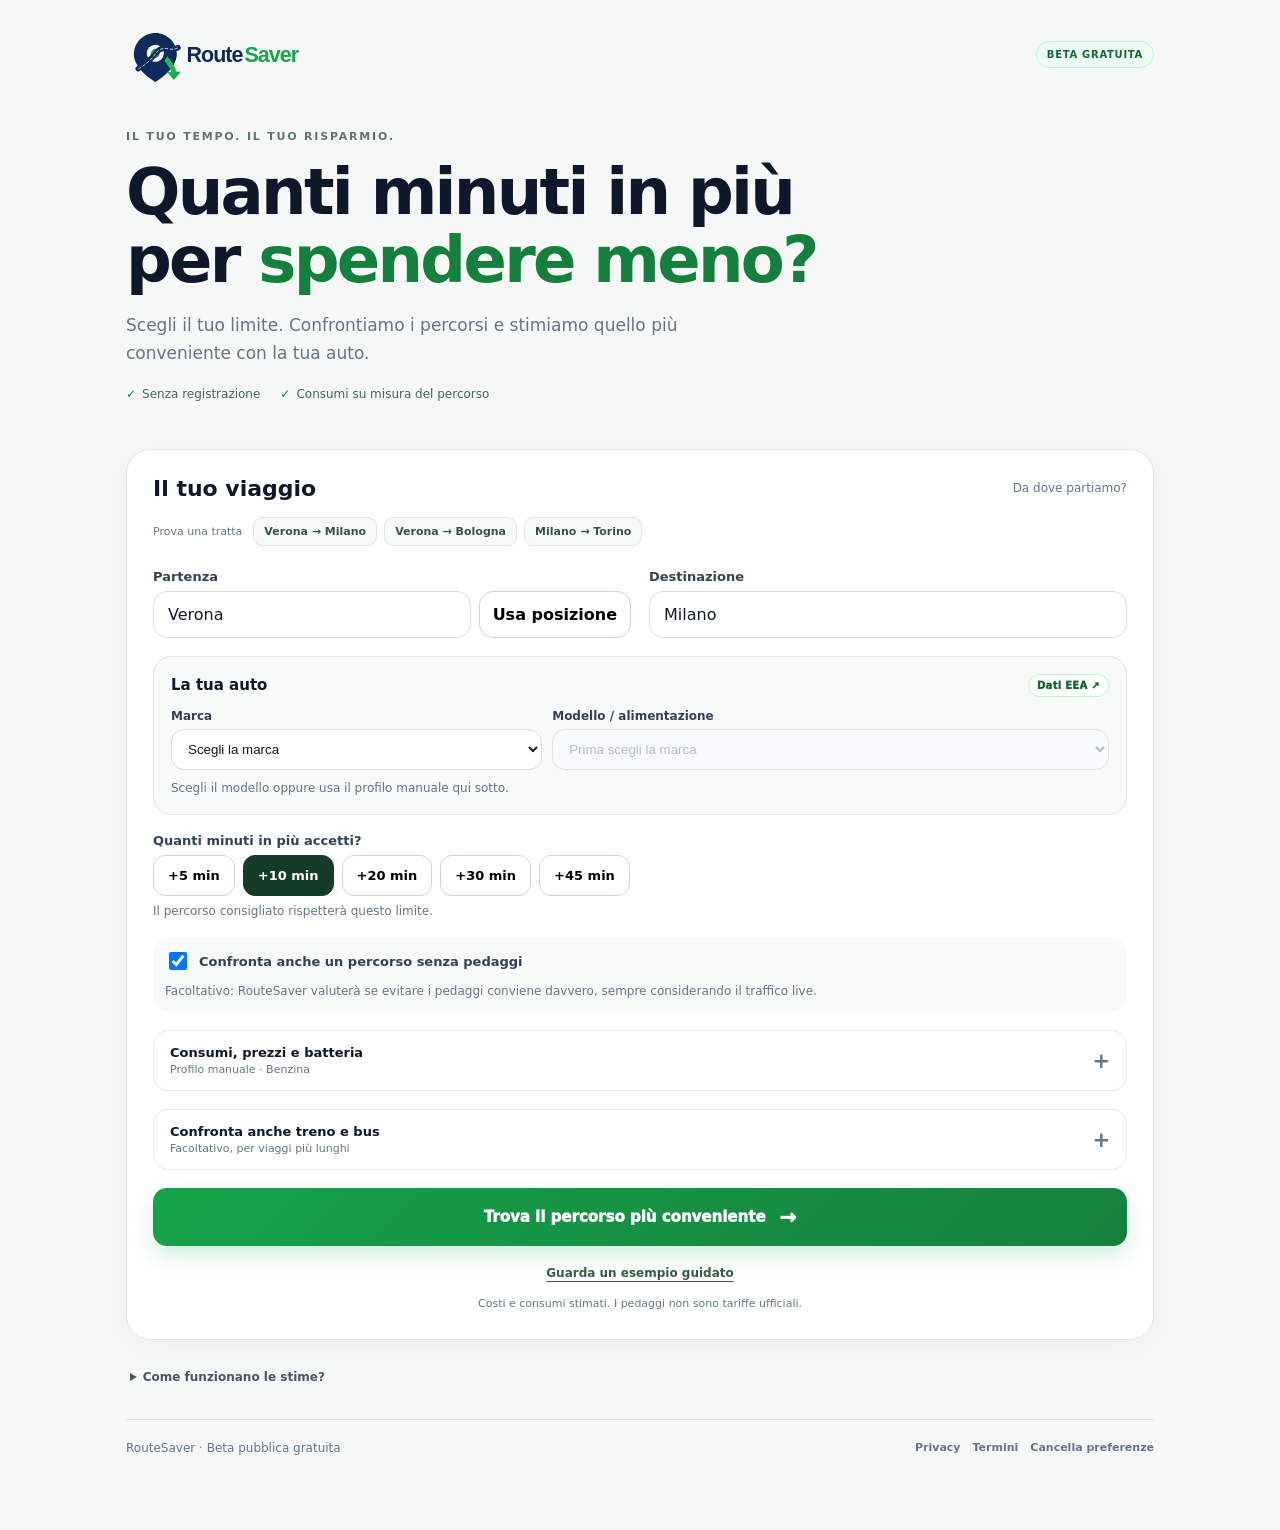
<file: index.html>
<!doctype html>
<html lang="it">
<head>
<meta charset="utf-8">
<meta name="viewport" content="width=device-width,initial-scale=1,viewport-fit=cover">
<meta name="theme-color" content="#0f172a">
<link rel="icon" href="assets/routesaver-icon.svg" type="image/svg+xml">
<link rel="apple-touch-icon" href="assets/routesaver-icon.svg">
<link rel="stylesheet" href="assets/vendor/leaflet/leaflet.css">
<title>RouteSaver · Qualche minuto in più, meno spese</title>
<meta name="description" content="Scegli quanti minuti in più accettare: RouteSaver confronta i percorsi e stima il risparmio con la tua auto.">
<style>
:root{--bg:#f5f7fb;--card:#fff;--ink:#0f172a;--muted:#64748b;--line:#e2e8f0;--green:#16a34a;--green2:#15803d;--blue:#2563eb;--amber:#d97706;--red:#dc2626;--shadow:0 14px 38px rgba(15,23,42,.08)}
*{box-sizing:border-box}html{scroll-behavior:smooth}body{margin:0;font-family:Inter,ui-sans-serif,system-ui,-apple-system,BlinkMacSystemFont,"Segoe UI",sans-serif;background:linear-gradient(180deg,#eef4ff 0,#f8fafc 260px,#f5f7fb 100%);color:var(--ink)}
button,input{font:inherit}.wrap{max-width:1000px;margin:auto;padding:22px 16px 70px}.top{display:flex;justify-content:space-between;gap:12px;align-items:center;margin-bottom:18px}.topright{display:flex;align-items:center;gap:8px}.privacyLink{font-size:12px;font-weight:850;color:#334155;text-decoration:none;background:#fff;border:1px solid #e2e8f0;padding:7px 10px;border-radius:999px}.brand{display:flex;align-items:center}.brand img{display:block;width:210px;max-width:48vw;height:auto}.brand span{color:var(--green)}.beta{font-size:12px;font-weight:850;background:#ecfdf5;color:#166534;border:1px solid #bbf7d0;padding:7px 10px;border-radius:999px}
.hero{background:rgba(255,255,255,.9);border:1px solid rgba(255,255,255,.9);border-radius:28px;padding:28px;box-shadow:var(--shadow);margin-bottom:18px}.hero h1{font-size:clamp(31px,7vw,56px);line-height:.98;letter-spacing:-2px;margin:0 0 12px;max-width:820px}.hero p{margin:0;color:var(--muted);font-size:17px;max-width:720px;line-height:1.5}
.panel{background:var(--card);border:1px solid var(--line);border-radius:24px;padding:20px;box-shadow:var(--shadow);margin-bottom:18px}.panel h2{margin:0 0 14px;font-size:20px}.grid{display:grid;grid-template-columns:1fr 1fr;gap:14px}.field{display:flex;flex-direction:column;gap:7px;position:relative}.field label{font-size:13px;font-weight:850;color:#334155}.field input,.field select{width:100%;border:1px solid #cbd5e1;border-radius:14px;padding:13px 14px;background:#fff;color:var(--ink);outline:none}.field input:focus,.field select:focus{border-color:#60a5fa;box-shadow:0 0 0 3px #dbeafe}.field select:disabled{background:#f8fafc;color:#94a3b8}.full{grid-column:1/-1}
.locrow{display:flex;gap:8px}.locrow input{flex:1}.suggestions{display:none;position:absolute;left:0;right:0;top:100%;margin-top:5px;background:#fff;border:1px solid #cbd5e1;border-radius:14px;box-shadow:0 14px 30px rgba(15,23,42,.14);z-index:50;overflow:hidden;max-height:260px;overflow-y:auto}.suggestions.show{display:block}.suggestion{display:block;width:100%;border:0;border-bottom:1px solid #eef2f7;background:#fff;text-align:left;padding:11px 12px;cursor:pointer;color:#0f172a}.suggestion:last-child{border-bottom:0}.suggestion:hover,.suggestion:focus{background:#f8fafc}.suggestion strong{display:block;font-size:13px}.suggestion span{display:block;font-size:11px;color:#64748b;margin-top:2px}.carpicker{border:1px solid #dbeafe;background:linear-gradient(135deg,#eff6ff,#f0fdf4);border-radius:18px;padding:15px}.carhead{display:flex;align-items:center;justify-content:space-between;gap:10px;margin-bottom:12px}.carhead b{font-size:15px}.sourcepill{font-size:10px;font-weight:950;letter-spacing:.3px;background:#fff;color:#166534;border:1px solid #bbf7d0;border-radius:999px;padding:5px 8px}.cargrid{display:grid;grid-template-columns:1fr 1.5fr;gap:10px}.carcell{display:flex;flex-direction:column;gap:6px}.carcell label{font-size:12px;font-weight:850;color:#334155}.carcell select{width:100%;border:1px solid #cbd5e1;border-radius:13px;padding:11px 12px;background:#fff;color:#0f172a;outline:none}.carcell select:focus{border-color:#60a5fa;box-shadow:0 0 0 3px #dbeafe}.carcell select:disabled{background:#f8fafc;color:#94a3b8}.carmatch{display:none;margin-top:11px;background:#fff;border:1px solid #bbf7d0;border-radius:13px;padding:10px 11px;font-size:12px;color:#334155;line-height:1.45}.carmatch.show{display:block}.carmatch b{display:block;color:#0f172a;font-size:13px;margin-bottom:2px}.manualLabel{margin-top:2px}.pluginFields{display:none}.geo{border:1px solid #cbd5e1;background:white;border-radius:14px;padding:0 13px;font-weight:850;cursor:pointer;white-space:nowrap}.geo:disabled{opacity:.55;cursor:wait}
.switchrow{display:flex;gap:8px;flex-wrap:wrap}.chip{border:1px solid var(--line);background:#fff;border-radius:999px;padding:9px 12px;font-size:13px;font-weight:850;cursor:pointer}.chip.active{background:#0f172a;color:white;border-color:#0f172a}.minutes{display:flex;gap:8px;flex-wrap:wrap}.minchip{border:1px solid #cbd5e1;background:#fff;border-radius:14px;padding:10px 13px;font-size:13px;font-weight:850;cursor:pointer}.minchip.active{background:#dcfce7;color:#166534;border-color:#86efac;box-shadow:0 0 0 2px #f0fdf4}
.helper{font-size:12px;color:var(--muted);line-height:1.4}.notice{display:none;margin-top:12px;padding:11px 13px;border-radius:14px;font-size:13px;font-weight:700}.notice.info{display:block;background:#eff6ff;color:#1d4ed8;border:1px solid #bfdbfe}.notice.warn{display:block;background:#fff7ed;color:#9a3412;border:1px solid #fed7aa}.notice.err{display:block;background:#fef2f2;color:#991b1b;border:1px solid #fecaca}
.calc{width:100%;border:0;border-radius:16px;padding:15px 18px;background:linear-gradient(135deg,var(--green),var(--green2));color:white;font-size:16px;font-weight:950;cursor:pointer;box-shadow:0 10px 20px rgba(22,163,74,.18)}.calc[disabled]{opacity:.65;cursor:wait}.calc:active{transform:translateY(1px)}
.routebox{display:none}.summary{display:flex;justify-content:space-between;gap:12px;align-items:flex-start;margin-bottom:14px}.summary h2{margin:0}.muted{color:var(--muted)}.small{font-size:12px}.resolved{margin-top:5px;font-size:12px;color:#64748b}
.mapbox{border:1px solid #dbeafe;background:#eef4ff;height:310px;border-radius:20px;overflow:hidden;margin-bottom:16px;position:relative}.routemap{width:100%;height:100%;z-index:1}.maplegend{position:absolute;left:10px;bottom:10px;display:flex;gap:7px;flex-wrap:wrap;z-index:500;pointer-events:none}.legend{display:inline-flex;align-items:center;gap:6px;background:rgba(255,255,255,.96);border:1px solid #cbd5e1;border-radius:999px;padding:6px 9px;font-size:11px;font-weight:900;box-shadow:0 2px 8px rgba(15,23,42,.08)}.legend:before{content:"";width:18px;height:4px;border-radius:999px;background:#64748b}.legend.fast:before{background:#0066ff}.legend.smart:before{background:#16a34a}.legend.cheap:before{background:#f97316}
.cards{display:grid;grid-template-columns:repeat(3,1fr);gap:12px}.card{border:1px solid var(--line);border-radius:20px;padding:16px;background:#fff;position:relative}.card.best{border:2px solid #22c55e;background:linear-gradient(180deg,#f0fdf4,#fff)}.badge{display:inline-flex;padding:5px 8px;border-radius:999px;font-size:11px;font-weight:900;margin-bottom:10px;background:#e2e8f0}.best .badge{background:#dcfce7;color:#166534}.card h3{margin:0 0 4px;font-size:18px}.big{font-size:28px;font-weight:950;letter-spacing:-1px;margin:8px 0}.stats{display:grid;gap:7px;font-size:13px;color:#475569}.stat{display:flex;justify-content:space-between;gap:8px}.mixbox{margin-top:12px;border:1px solid #e2e8f0;border-radius:14px;padding:10px;background:#f8fafc}.mixhead{display:flex;justify-content:space-between;gap:8px;align-items:center;font-size:12px}.mixhead b{color:#0f172a}.mixhead span{font-weight:900;color:#166534}.mixbar{display:flex;height:7px;border-radius:999px;overflow:hidden;margin:8px 0 6px;background:#e2e8f0}.mixbar i{display:block;height:100%}.mixbar .urban{background:#f59e0b}.mixbar .extra{background:#22c55e}.mixbar .highway{background:#2563eb}.mixlabels{display:flex;justify-content:space-between;gap:6px;font-size:10px;color:#64748b}.mixnote{font-size:10px;color:#94a3b8;margin-top:5px}.delta{margin-top:12px;border-radius:13px;padding:10px;font-weight:900;font-size:13px;background:#f8fafc}.best .delta{background:#dcfce7;color:#166534}.subdelta{display:block;font-size:11px;font-weight:650;margin-top:3px;opacity:.75}
.openmaps{display:inline-flex;justify-content:center;align-items:center;text-decoration:none;width:100%;margin-top:12px;border:1px solid #cbd5e1;border-radius:14px;padding:11px;color:#0f172a;font-weight:850;background:#fff}.openmaps.primary{border:0;background:linear-gradient(135deg,#16a34a,#15803d);color:#fff;padding:13px;box-shadow:0 8px 16px rgba(22,163,74,.16)}.route-action-note{display:block;font-size:10px;color:#64748b;line-height:1.45;margin-top:6px}.advanced-route{margin-top:10px;border:1px solid #e2e8f0;border-radius:13px;background:#f8fafc;padding:0 11px}.advanced-route>summary{cursor:pointer;font-size:12px;font-weight:850;color:#475569;padding:11px 0}.advanced-route p{font-size:11px;color:#64748b;line-height:1.45}.confidence{display:flex;justify-content:space-between;gap:8px;align-items:center;margin-top:10px;border-radius:12px;padding:8px 10px;font-size:11px;font-weight:800}.confidence.high{background:#ecfdf5;color:#166534}.confidence.medium{background:#fff7ed;color:#9a3412}.confidence.low{background:#fef2f2;color:#991b1b}.range-note{display:block;font-size:11px;font-weight:650;margin-top:4px;opacity:.82}.insight{margin-top:14px;border-radius:18px;padding:16px;background:#0f172a;color:white}.insight strong{font-size:22px}.insight small{display:block;color:#cbd5e1;margin-top:5px;line-height:1.4}
.evbox{display:none;margin-top:14px;border:1px dashed #93c5fd;background:#eff6ff;border-radius:16px;padding:13px;font-size:13px;line-height:1.5}.stopsbox{display:none;margin-top:14px;border:1px solid #e2e8f0;background:#fff;border-radius:18px;padding:14px}.stopsbox.show{display:block}.stopshead{display:flex;justify-content:space-between;gap:10px;align-items:flex-start;margin-bottom:10px}.stopshead h3{margin:0;font-size:17px}.stopshead span{font-size:10px;font-weight:900;color:#64748b;background:#f8fafc;border:1px solid #e2e8f0;border-radius:999px;padding:5px 7px}.stopgrid{display:grid;grid-template-columns:repeat(2,1fr);gap:9px}.stopcard{border:1px solid #e2e8f0;border-radius:14px;padding:11px;background:#f8fafc}.stopcard b{display:block;font-size:13px;margin-bottom:4px}.stopmeta{font-size:11px;color:#64748b;line-height:1.45}.stopprice{font-size:18px;font-weight:950;color:#166534;margin:5px 0}.stoplink{display:inline-block;margin-top:7px;font-size:11px;font-weight:850;color:#0f172a;text-decoration:none;border:1px solid #cbd5e1;background:#fff;border-radius:9px;padding:6px 8px}.stopsnote{font-size:10px;color:#94a3b8;line-height:1.45;margin-top:9px}.stoploading{font-size:12px;color:#64748b}.comparebox{border:1px solid #c7d2fe;background:linear-gradient(135deg,#eef2ff,#f8fafc);border-radius:18px;padding:15px}.comparetop{display:flex;align-items:center;justify-content:space-between;gap:12px;margin-bottom:10px}.comparecheck{display:flex;align-items:center;gap:9px;font-size:14px;font-weight:900;color:#1e293b}.comparecheck input{width:18px;height:18px}.comparegrid{display:grid;grid-template-columns:repeat(3,1fr);gap:10px}.transitcompare{display:none;margin-top:16px;border:1px solid #c7d2fe;background:linear-gradient(135deg,#eef2ff,#fff);border-radius:20px;padding:16px}.transitcompare.show{display:block}.transithead{display:flex;justify-content:space-between;align-items:flex-start;gap:12px;margin-bottom:12px}.transithead h3{margin:0;font-size:18px}.transithead span{font-size:10px;font-weight:900;background:#fff;border:1px solid #c7d2fe;color:#4338ca;border-radius:999px;padding:5px 8px}.modecompare{display:grid;grid-template-columns:1fr 1fr;gap:10px}.modecard{background:#fff;border:1px solid #dbeafe;border-radius:16px;padding:14px}.modecard h4{margin:0 0 4px;font-size:15px}.modeprice{font-size:24px;font-weight:950;letter-spacing:-.5px;margin:6px 0}.modeprice small{font-size:11px;font-weight:750;color:#64748b}.modestats{display:grid;gap:5px;font-size:12px;color:#475569}.modestat{display:flex;justify-content:space-between;gap:8px}.transitlegs{margin-top:10px;display:flex;flex-wrap:wrap;gap:6px}.legchip{background:#f8fafc;border:1px solid #e2e8f0;border-radius:999px;padding:5px 8px;font-size:10px;font-weight:800;color:#334155}.compareverdict{margin-top:12px;background:#0f172a;color:#fff;border-radius:14px;padding:12px 13px;font-size:13px;line-height:1.45}.compareverdict b{display:block;font-size:15px;margin-bottom:2px}.transitlinks{display:flex;gap:8px;flex-wrap:wrap;margin-top:10px}.transitlinks a{font-size:11px;font-weight:850;color:#4338ca;text-decoration:none;background:#fff;border:1px solid #c7d2fe;padding:7px 9px;border-radius:10px}.transitnote{font-size:10px;color:#64748b;margin-top:9px;line-height:1.45}.fareentry{margin-top:12px;padding:11px;border:1px dashed #a5b4fc;background:#f8faff;border-radius:13px}.fareentry b{display:block;font-size:12px;margin-bottom:6px}.fareentryrow{display:flex;gap:7px}.fareentry input{flex:1;min-width:0;border:1px solid #c7d2fe;border-radius:10px;padding:9px 10px;background:#fff}.fareentry button{border:0;background:#4338ca;color:#fff;border-radius:10px;padding:9px 11px;font-weight:900;cursor:pointer}.faremissing{font-size:11px;color:#64748b;line-height:1.4;margin-top:6px}.share{width:100%;border:1px solid #cbd5e1;background:white;border-radius:14px;padding:12px;font-weight:850;cursor:pointer;margin-top:12px}.fuelbox{display:none;border:1px solid #bbf7d0;background:#f0fdf4;border-radius:14px;padding:12px 13px}.fuelbox strong{display:block;margin-bottom:4px}.fuelbtn{border:1px solid #86efac;background:#fff;color:#166534;border-radius:11px;padding:8px 10px;font-size:12px;font-weight:900;cursor:pointer;margin-top:8px}.privacyActions{display:flex;gap:8px;flex-wrap:wrap;margin-top:12px}.privacyActions button,.privacyActions a{border:1px solid #cbd5e1;background:#fff;color:#334155;border-radius:12px;padding:9px 11px;font-size:12px;font-weight:850;text-decoration:none;cursor:pointer}
.explain{display:grid;grid-template-columns:repeat(4,1fr);gap:12px}.ex{padding:14px;border:1px solid var(--line);border-radius:16px;background:#fafafa}.ex b{display:block;margin-bottom:4px}.foot{font-size:12px;color:#64748b;text-align:center;margin-top:22px;line-height:1.5}
.spinner{display:inline-block;width:14px;height:14px;border:2px solid rgba(255,255,255,.5);border-top-color:white;border-radius:50%;animation:spin .7s linear infinite;vertical-align:-2px;margin-right:7px}@keyframes spin{to{transform:rotate(360deg)}}
.route-nav-start{width:100%;border:0;border-radius:14px;padding:12px 14px;margin-top:12px;background:#16a34a;color:#fff;font-weight:950;cursor:pointer}.navmode[hidden]{display:none}.navmode{position:fixed;inset:0;z-index:3000;background:#0f172a;color:#fff;display:flex;flex-direction:column;padding:env(safe-area-inset-top) 0 env(safe-area-inset-bottom)}.navtop{padding:13px 14px;background:#0f172a;display:flex;align-items:center;justify-content:space-between;gap:12px}.navtop b{font-size:15px}.navclose,.navcenter{border:1px solid #475569;background:#1e293b;color:#fff;border-radius:12px;padding:9px 11px;font-weight:900;cursor:pointer}.navinstruction{padding:14px 16px;background:#fff;color:#0f172a}.navinstruction small{display:block;color:#64748b;font-weight:800;margin-bottom:4px}.navinstruction strong{display:block;font-size:24px;line-height:1.15}.navmap{flex:1;min-height:280px;background:#dbeafe}.navwarning{display:none;padding:12px 15px;background:#b91c1c;color:#fff;font-weight:900}.navwarning.show{display:block}.navbottom{background:#0f172a;padding:12px 14px}.navstats{display:grid;grid-template-columns:repeat(3,1fr);gap:8px}.navstat{background:#1e293b;border-radius:12px;padding:9px;text-align:center}.navstat span{display:block;font-size:10px;color:#94a3b8}.navstat b{display:block;font-size:16px;margin-top:3px}.navactions{display:flex;align-items:center;justify-content:space-between;gap:10px;margin-top:10px}.navstatus{font-size:11px;color:#cbd5e1;line-height:1.35}.navsafety{font-size:10px;color:#94a3b8;margin-top:8px;text-align:center}
@media(max-width:720px){.wrap{padding:14px 12px 50px}.hero{padding:22px;border-radius:22px}.grid,.cards,.explain,.stopgrid,.modecompare{grid-template-columns:1fr}.comparegrid{grid-template-columns:1fr 1fr}.panel{padding:16px;border-radius:20px}.top{margin:3px 3px 14px}.brand img{width:175px;max-width:56vw}.summary{flex-direction:column}.cards{gap:10px}.card{padding:15px}.hero h1{letter-spacing:-1.4px}.hero p{font-size:15px}.mapbox{height:280px}.locrow{flex-direction:column}.geo{padding:11px}}
</style>
<link rel="stylesheet" href="assets/demo.css">
<link rel="stylesheet" href="assets/routes.css">
</head>
<body>
<div class="wrap">
  <div class="top">
    <div class="brand"><img src="assets/routesaver-logo.svg" alt="RouteSaver"></div>
    <div class="topright"><a class="privacyLink" href="plus.html">Plus</a><div class="beta">DEMO</div></div>
  </div>

  <section class="hero">
    <span class="eyebrow">IL TUO TEMPO. IL TUO RISPARMIO.</span>
    <h1>Quanti minuti in più<br>per <span>spendere meno?</span></h1>
    <p>Scegli il tuo limite. Confrontiamo i percorsi e stimiamo quello più conveniente con la tua auto.</p>
    <div class="hero-pills"><span>Senza registrazione</span><span>Consumi su misura del percorso</span></div>
  </section>

  <section class="panel">
    <div class="panelhead"><h2>Il tuo viaggio</h2><span>Da dove partiamo?</span></div>
    <div class="trip-presets" aria-label="Percorsi da provare"><span>Prova una tratta</span><button type="button" data-trip="Verona|Milano">Verona → Milano</button><button type="button" data-trip="Verona|Bologna">Verona → Bologna</button><button type="button" data-trip="Milano|Torino">Milano → Torino</button></div>
    <div class="grid">
      <div class="field">
        <label for="from">Partenza</label>
        <div class="locrow"><input id="from" autocomplete="off" value="Verona" placeholder="Città, indirizzo o luogo"><button class="geo" id="geoBtn" type="button">Usa posizione</button></div><div id="fromSuggestions" class="suggestions"></div>
      </div>
      <div class="field"><label for="to">Destinazione</label><input id="to" autocomplete="off" value="Milano" placeholder="Città, indirizzo o luogo"><div id="toSuggestions" class="suggestions"></div></div>

      <div class="field full">
        <div class="carpicker">
          <div class="carhead"><b>La tua auto</b><a class="sourcepill" href="https://www.eea.europa.eu/en/datahub/datahubitem-view/fa8b1229-3db6-495d-b18e-9c9b3267c02b" target="_blank" rel="noopener" title="Fonte ufficiale European Environment Agency">Dati EEA ↗</a></div>
          <div class="cargrid">
            <div class="carcell"><label for="carMake">Marca</label><select id="carMake"><option value="">Caricamento catalogo…</option></select></div>
            <div class="carcell"><label for="carModel">Modello / alimentazione</label><select id="carModel" disabled><option value="">Prima scegli la marca</option></select></div>
          </div>
          <div class="carmatch" id="carMatch"></div>
          <span class="helper">Scegli il modello oppure usa il profilo manuale qui sotto.</span>
        </div>
      </div>

      <div class="field full"><label>Quanti minuti in più accetti?</label><div class="minutes" id="minuteChips"><button class="minchip" data-min="5" type="button">+5 min</button><button class="minchip active" data-min="10" type="button">+10 min</button><button class="minchip" data-min="20" type="button">+20 min</button><button class="minchip" data-min="30" type="button">+30 min</button><button class="minchip" data-min="45" type="button">+45 min</button></div><span class="helper">Il percorso consigliato rispetterà questo limite.</span></div>
      <div class="field full">
        <div class="comparebox">
          <div class="comparetop"><label class="comparecheck"><input id="includeNoToll" type="checkbox" checked> Confronta anche un percorso senza pedaggi</label></div>
          <span class="helper">Facoltativo: RouteSaver valuterà se evitare i pedaggi conviene davvero, sempre considerando il traffico live.</span>
        </div>
      </div>
      <details class="advanced full" id="vehicleSettings">
        <summary><span>Consumi, prezzi e batteria<small id="vehicleSettingsHint">Profilo manuale · Benzina</small></span><span class="expand-icon" aria-hidden="true">+</span></summary>
        <div class="grid advanced-content">
      <div class="field full"><label class="manualLabel">Alimentazione</label>
        <div class="switchrow" id="vehicleChips">
          <button class="chip active" data-v="benzina" type="button">Benzina</button>
          <button class="chip" data-v="diesel" type="button">Diesel</button>
          <button class="chip" data-v="ibrida" type="button">Full hybrid</button>
          <button class="chip" data-v="plugin" type="button">Plug-in hybrid</button>
          <button class="chip" data-v="elettrica" type="button">Elettrica</button>
        </div>
      </div>

      <div class="field"><label for="cons" id="consLabel">Consumo base (l/100 km)</label><input id="cons" type="number" min=".1" step=".1" value="6.2"><span class="helper">Adattato al tipo di strada di ogni percorso.</span></div>
      <div class="field"><label for="price" id="priceLabel">Prezzo carburante (€/l)</label><input id="price" type="number" min=".01" step=".001" value="1.78"><span class="helper">Prezzo MIMIT predefinito, aggiornato automaticamente. Puoi modificarlo.</span></div>
      <div class="field pluginFields" id="pluginEvConsField"><label for="pluginEvCons">Consumo elettrico (kWh/100 km)</label><input id="pluginEvCons" type="number" min=".1" step=".1" value="18.5"></div>
      <div class="field pluginFields" id="pluginEnergyPriceField"><label for="pluginEnergyPrice">Costo energia (€/kWh)</label><input id="pluginEnergyPrice" type="number" min=".01" step=".01" value="0.30"></div>
      <div class="field full"><div class="fuelbox" id="fuelBox"><strong id="fuelTitle">Prezzo carburante MIMIT</strong><span id="fuelText"></span><br><button class="fuelbtn" id="useFuelPrice" type="button">Usa questo prezzo</button></div></div>
      <div class="field" id="socField" style="display:none"><label for="soc">Batteria alla partenza (%)</label><input id="soc" type="number" min="5" max="100" value="80"></div>
      <div class="field" id="batteryField" style="display:none"><label for="battery">Batteria utilizzabile per il calcolo (kWh)</label><input id="battery" type="number" min="2" max="200" step="0.1" value="60"><span class="helper" id="batteryHelp">Se scegli un modello compatibile, RouteSaver prova a compilarla automaticamente dai dati EEA.</span></div>
        </div>
      </details>
      <details class="advanced full" id="transitSettings"><summary><span>Confronta anche treno e bus<small>Facoltativo, per viaggi più lunghi</small></span><span class="expand-icon" aria-hidden="true">+</span></summary><div class="advanced-content">      <div class="field full">
        <div class="comparebox">
          <div class="comparetop"><label class="comparecheck"><input id="compareTransit" type="checkbox"> Confronta anche treno e bus</label></div>
          <div class="comparegrid" id="transitOptions">
            <div class="field"><label for="travelers">Viaggiatori</label><input id="travelers" type="number" min="1" max="9" step="1" value="1"></div>
            <div class="field"><label for="departAt">Partenza</label><input id="departAt" type="datetime-local"></div>
            <div class="field"><label for="parkingCost">Parcheggio auto (€)</label><input id="parkingCost" type="number" min="0" step="0.50" value="0"></div>
            <input id="ticketFare" type="hidden" value="">
          </div>
          <span class="helper">Confronto opzionale. Se il prezzo del biglietto non è disponibile, puoi inserirlo tu.</span>
        </div>
      </div>
</div></details>

      <div class="full actions"><button class="calc" id="calc" type="button">Trova il percorso più conveniente <span aria-hidden="true">→</span></button><button class="sample-btn" id="sampleDemo" type="button">Guarda un esempio guidato</button><p class="estimate-note">Costi e consumi stimati. I pedaggi non sono tariffe ufficiali.</p><div id="notice" class="notice" role="status" aria-live="polite"></div></div>
    </div>
  </section>

  <section class="panel routebox" id="results">
    <div class="summary">
      <div><h2 id="tripTitle">Verona → Milano</h2><div id="resultSource" class="muted small">Percorsi calcolati</div><div id="resolved" class="resolved"></div></div>
      <div class="beta" id="liveBadge">PERCORSI</div>
    </div>

    <div class="insight" id="insight" aria-live="polite"></div>
    <div class="traffic-status" id="trafficStatus" role="status"></div>
    <div class="cards" id="cards"></div>
    <div class="mapbox"><div id="routeMap" class="routemap" aria-label="Mappa dei percorsi"></div><div id="mapStatus" class="map-status" hidden></div><div class="maplegend"><span class="legend fast">Percorso 1</span><span class="legend smart">Percorso 2</span><span class="legend cheap">Percorso 3</span><span class="legend extra0">Percorso 4</span></div></div>
    <div class="transitcompare" id="transitBox"></div>
    <div class="evbox" id="evbox"></div>
    <div class="stopsbox" id="stopsBox"></div>
    <button class="share" id="shareBtn" type="button">Condividi RouteSaver</button>
  </section>

  <details class="method-note"><summary>Come funzionano le stime?</summary><p>Il confronto somma carburante o energia e pedaggi stimati. Tra le alternative disponibili entro il limite di minuti, evidenziamo il costo più basso rispetto al percorso più veloce.</p><p>Usiamo dati auto EEA, eventuali correzioni real-world aggregate e prezzi carburante MIMIT. Il range prudenziale considera l’incertezza del consumo di base e del profilo stradale: non è una garanzia del costo finale.</p><p>Nei viaggi reali RouteSaver consiglia un percorso e dichiara un risparmio solo quando il traffico TomTom live è disponibile per tutte le alternative. Il tempo restituito include già i rallentamenti: non li sommiamo due volte. Il maggior consumo in coda è una stima interna, non una misura della tua auto. I pedaggi mancanti richiedono un importo verificato.</p><p><strong>Fedeltà del percorso:</strong> Google Maps riceve punti intermedi per avvicinarsi alla proposta RouteSaver, ma può comunque ricalcolare. La navigazione RouteSaver e il GPX restano opzioni Beta avanzate. Prima di partire confronta la strada aperta con la mappa: se cambia, anche costo e risparmio possono cambiare.</p></details>
  <footer class="foot"><span>RouteSaver · Demo gratuita</span><div class="privacyActions"><a href="privacy.html">Privacy</a><a href="terms.html">Termini</a><button id="clearData" type="button">Cancella preferenze</button></div></footer>

</div>

<section class="navmode" id="navMode" hidden aria-label="Navigazione RouteSaver">
  <div class="navtop"><b id="navTitle">Navigazione RouteSaver</b><button class="navclose" id="navClose" type="button">Termina</button></div>
  <div class="navinstruction"><small id="navDistance">In attesa del GPS…</small><strong id="navInstruction">Segui la traccia RouteSaver</strong></div>
  <div class="navwarning" id="navWarning">Stai uscendo dal percorso conveniente. Accosta in sicurezza prima di modificare il viaggio.</div>
  <div class="navmap" id="navMap" aria-label="Mappa di navigazione"></div>
  <div class="navbottom">
    <div class="navstats"><div class="navstat"><span>RIMANENTI</span><b id="navRemaining">—</b></div><div class="navstat"><span>ARRIVO</span><b id="navArrival">—</b></div><div class="navstat"><span>COSTO PIANIFICATO</span><b id="navCost">—</b></div></div>
    <div class="navactions"><div class="navstatus" id="navStatus">La posizione viene usata solo durante questa navigazione.</div><button class="navcenter" id="navCenter" type="button">Centra</button></div>
    <div class="navsafety">Imposta il viaggio prima di partire. Non interagire con lo schermo durante la guida.</div>
  </div>
</section>

<script src="assets/vendor/leaflet/leaflet.js"></script>
<script src="assets/routing-config.js"></script>
<script src="assets/route-core.js?v=20261006b"></script>
<script>
(function(){
  'use strict';
  var routeCore=window.RouteSaverRoutes,routeContext=null,stopsRequest=0;
  var vehicle='benzina', geoOrigin=null, lastResult=null, maxExtra=10, officialFuel=null, fuelRegion=null, priceTouched=false, selectedPlaces={from:null,to:null}, suggestTimers={from:null,to:null}, vehicleCatalog=[], vehicleCatalogMeta=null, selectedCarKey='', savedCarKey='', applyingCar=false, consumptionCustom=false, fuelStationsCache=null, routeMap=null, routeLayers=[], stopLayers=[], lastTransitContext=null, demoContext=null, navMap=null, navLayers=[], navWatch=null, navSession=null, navWakeLock=null;
  var $=function(id){return document.getElementById(id)};
  var chips=document.querySelectorAll('.chip');
  var minuteChips=document.querySelectorAll('.minchip');

  function euro(v){return new Intl.NumberFormat('it-IT',{style:'currency',currency:'EUR'}).format(v)}
  function mins(sec){var m=Math.round(sec/60),h=Math.floor(m/60),mm=m%60;return h? h+'h '+mm+'m':mm+' min'}
  async function timedFetch(url,options){var controller=new AbortController(),timer=setTimeout(function(){controller.abort()},15000);try{return await fetch(url,Object.assign({},options||{},{signal:controller.signal}));}finally{clearTimeout(timer);}}
  function sleep(ms){return new Promise(function(r){setTimeout(r,ms)})}
  function escapeHtml(s){return String(s).replace(/[&<>"']/g,function(c){return {'&':'&amp;','<':'&lt;','>':'&gt;','"':'&quot;',"'":'&#39;'}[c]})}
  function setNotice(type,msg){var n=$('notice');n.className='notice '+type;n.textContent=msg}
  function clearNotice(){var n=$('notice');n.className='notice';n.textContent=''}
  function savePrefs(){try{localStorage.setItem('routesaverPrefs',JSON.stringify({vehicle:vehicle,cons:$('cons').value,price:$('price').value,maxExtra:maxExtra,soc:$('soc').value,battery:$('battery').value,pluginEvCons:$('pluginEvCons').value,pluginEnergyPrice:$('pluginEnergyPrice').value,carKey:selectedCarKey,consumptionCustom:consumptionCustom,includeNoToll:$('includeNoToll').checked,compareTransit:$('compareTransit').checked,travelers:$('travelers').value,ticketFare:$('ticketFare').value,parkingCost:$('parkingCost').value}))}catch(e){}}
  function loadPrefs(){try{var p=JSON.parse(localStorage.getItem('routesaverPrefs')||'{}');savedCarKey=p.carKey||'';consumptionCustom=!!p.consumptionCustom; if(p.vehicle){var c=document.querySelector('.chip[data-v="'+p.vehicle+'"]');if(c)c.click()} if(p.cons)$('cons').value=p.cons;if(p.price)$('price').value=p.price;if(p.maxExtra){maxExtra=parseInt(p.maxExtra,10)||10;minuteChips.forEach(function(x){x.classList.toggle('active',parseInt(x.dataset.min,10)===maxExtra)})}if(p.soc)$('soc').value=p.soc;if(p.battery)$('battery').value=p.battery;if(p.pluginEvCons)$('pluginEvCons').value=p.pluginEvCons;if(p.pluginEnergyPrice)$('pluginEnergyPrice').value=p.pluginEnergyPrice;if(typeof p.includeNoToll==='boolean')$('includeNoToll').checked=p.includeNoToll;if(typeof p.compareTransit==='boolean')$('compareTransit').checked=p.compareTransit;if(p.travelers)$('travelers').value=p.travelers;if(p.ticketFare)$('ticketFare').value=p.ticketFare;if(p.parkingCost)$('parkingCost').value=p.parkingCost}catch(e){}}
  function normRegion(s){return String(s||'').normalize('NFD').replace(/[\u0300-\u036f]/g,'').toUpperCase().replace(/[^A-Z0-9]/g,'')}
  function findRegionData(region){if(!officialFuel||!officialFuel.regions)return null;var target=normRegion(region);var keys=Object.keys(officialFuel.regions);for(var i=0;i<keys.length;i++){if(normRegion(keys[i])===target)return {name:keys[i],data:officialFuel.regions[keys[i]]}}return null}
  function updateFuelBox(region){if(region)fuelRegion=region;var box=$('fuelBox');if(!officialFuel||vehicle==='elettrica'){box.style.display='none';return null}var fuel=(vehicle==='diesel'?'gasolio':'benzina'),match=findRegionData(fuelRegion),val=null,label='';if(match&&match.data) {val=match.data[fuel];label=match.name;}if(!val&&officialFuel.national){val=officialFuel.national[fuel];label='media indicativa nazionale';}if(!val){box.style.display='none';return null}box.style.display='block';$('fuelTitle').textContent='Riferimento MIMIT · '+(fuel==='gasolio'?'Gasolio':'Benzina')+' self';$('fuelText').textContent=euro(val)+'/l · '+label+(officialFuel.dataset_date?' · dati '+officialFuel.dataset_date:'');$('useFuelPrice').dataset.price=val;if(!priceTouched){$('price').value=Number(val).toFixed(3);}return val;}
  async function loadOfficialFuel(){try{var r=await fetch('data/fuel.json',{cache:'no-store'});if(!r.ok)return;officialFuel=await r.json();updateFuelBox()}catch(e){}}
  function makeCarKey(r){return [r.make,r.model,r.fuel,r.fuel_mode].join('|')}
  function eeaVehicleType(r){var fm=String(r.fuel_mode||'').toUpperCase(),ft=String(r.fuel||'').toLowerCase();if(fm==='E'||ft==='electric')return 'elettrica';if(fm==='P')return 'plugin';if(fm==='H'||ft.indexOf('electric')>=0&&ft!=='electric')return 'ibrida';if(ft.indexOf('diesel')>=0)return 'diesel';return 'benzina'}
  function eeaTypeLabel(r){var t=eeaVehicleType(r);return {benzina:'Benzina',diesel:'Diesel',ibrida:'Full hybrid',plugin:'Plug-in hybrid',elettrica:'Elettrica'}[t]||'Veicolo'}
  function clearCarSelection(resetSelects){selectedCarKey='';if($('carMatch')){$('carMatch').className='carmatch';$('carMatch').innerHTML=''}if(resetSelects&&$('carMake')){$('carMake').value='';$('carModel').innerHTML='<option value="">Prima scegli la marca</option>';$('carModel').disabled=true}}
  function currentCarData(){return selectedCarKey?vehicleCatalog.find(function(v){return makeCarKey(v)===selectedCarKey})||null:null}
  function realWorldConfidence(n){n=Number(n)||0;if(n>=5000)return 'alta';if(n>=500)return 'media';return 'indicativa'}
  function showCarMatch(r){
    var bits=[eeaTypeLabel(r)];
    if(r.power_kw)bits.push(Math.round(r.power_kw)+' kW');
    if(eeaVehicleType(r)==='elettrica'&&r.electric_wh_km)bits.push('EEA '+(r.electric_wh_km/10).toFixed(1).replace('.',',')+' kWh/100 km');
    else if(r.fc_l_100km)bits.push('WLTP '+Number(r.fc_l_100km).toFixed(1).replace('.',',')+' l/100 km');
    if(eeaVehicleType(r)==='plugin'&&r.electric_wh_km)bits.push((r.electric_wh_km/10).toFixed(1).replace('.',',')+' kWh/100 km elettrico');
    if(r.electric_range_km)bits.push('autonomia EEA '+Math.round(r.electric_range_km)+' km');
    if(r.battery_kwh_est)bits.push('batteria calcolo '+Number(r.battery_kwh_est).toFixed(1).replace('.',',')+' kWh');
    var extra='';
    if(r.real_world&&r.real_world.l_100km){
      var n=Number(r.real_world.vehicles)||0;
      extra='<br><strong style="color:#166534">Base real-world RouteSaver: '+Number(r.real_world.l_100km).toFixed(1).replace('.',',')+' l/100 km</strong>'+
        '<details class="car-provenance"><summary>Dettagli del dato EEA</summary><span class="muted">Correzione EEA OBFCM '+escapeHtml(String(r.real_world.reporting_year||''))+
        ' · '+n.toLocaleString('it-IT')+' veicoli del produttore/alimentazione · affidabilità '+realWorldConfidence(n)+'. Non è una misura diretta del singolo allestimento.</span></details>';
    }
    $('carMatch').className='carmatch show';
    $('carMatch').innerHTML='<b>'+escapeHtml(r.make+' '+r.model)+'</b>'+escapeHtml(bits.join(' · '))+extra+
      '<br><span class="muted">Consumo adattato a ogni percorso.</span>';
  }
  function populateCarModels(make,restoreKey){var sel=$('carModel');sel.innerHTML='<option value="">Scegli modello / alimentazione</option>';if(!make){sel.disabled=true;return}var rows=vehicleCatalog.filter(function(r){return r.make===make}),best={};rows.forEach(function(r){var k=r.model+'|'+eeaVehicleType(r);if(!best[k]||r.registrations>best[k].registrations)best[k]=r});Object.keys(best).sort(function(a,b){return best[a].model.localeCompare(best[b].model,'it')||eeaTypeLabel(best[a]).localeCompare(eeaTypeLabel(best[b]),'it')}).forEach(function(k){var r=best[k],idx=vehicleCatalog.indexOf(r),o=document.createElement('option');o.value=String(idx);o.textContent=r.model+' · '+eeaTypeLabel(r)+(r.power_kw?' · '+Math.round(r.power_kw)+' kW':'');sel.appendChild(o)});sel.disabled=false;if(restoreKey){var target=vehicleCatalog.findIndex(function(r){return makeCarKey(r)===restoreKey});if(target>=0){sel.value=String(target);if(consumptionCustom){selectedCarKey=restoreKey;showCarMatch(vehicleCatalog[target]);savePrefs()}else applyEEACar(vehicleCatalog[target])}}}
  function applyEEACar(r){if(!r)return;selectedCarKey=makeCarKey(r);consumptionCustom=false;applyingCar=true;var type=eeaVehicleType(r),chip=document.querySelector('.chip[data-v="'+type+'"]');if(chip)chip.click();applyingCar=false;if(type==='elettrica'&&r.electric_wh_km){$('cons').value=(r.electric_wh_km/10).toFixed(1)}else if(r.real_world&&r.real_world.l_100km){$('cons').value=Number(r.real_world.l_100km).toFixed(1)}else if(r.fc_l_100km){$('cons').value=Number(r.fc_l_100km).toFixed(1)}if(type==='plugin'&&r.electric_wh_km){$('pluginEvCons').value=(r.electric_wh_km/10).toFixed(1)}if((type==='elettrica'||type==='plugin')&&r.battery_kwh_est){$('battery').value=Number(r.battery_kwh_est).toFixed(1);$('batteryHelp').textContent='Compilata automaticamente da autonomia elettrica e consumo EEA 2025. È una capacità energetica equivalente per il calcolo, modificabile se conosci il dato reale della tua versione.'}else if(type==='elettrica'||type==='plugin'){$('batteryHelp').textContent='Dato EEA non sufficiente per questa versione: puoi inserire manualmente la capacità utilizzabile della batteria.'}showCarMatch(r);$('vehicleSettingsHint').textContent=r.make+' '+r.model;savePrefs()}
  async function loadVehicleCatalog(){var makeSel=$('carMake');try{var r=await fetch('data/vehicles.json',{cache:'no-store'});if(!r.ok)throw new Error('catalogo non disponibile');vehicleCatalogMeta=await r.json();vehicleCatalog=Array.isArray(vehicleCatalogMeta.vehicles)?vehicleCatalogMeta.vehicles:[];var totals={};vehicleCatalog.forEach(function(v){totals[v.make]=(totals[v.make]||0)+(v.registrations||0)});var makes=Object.keys(totals).sort(function(a,b){return a.localeCompare(b,'it')});makeSel.innerHTML='<option value="">Scegli la marca</option>';makes.forEach(function(m){var o=document.createElement('option');o.value=m;o.textContent=m;makeSel.appendChild(o)});if(savedCarKey){var saved=vehicleCatalog.find(function(v){return makeCarKey(v)===savedCarKey});if(saved){makeSel.value=saved.make;populateCarModels(saved.make,savedCarKey)}}}catch(e){makeSel.innerHTML='<option value="">Catalogo EEA non disponibile</option>';makeSel.disabled=true;$('carModel').disabled=true}}
  $('carMake').addEventListener('change',function(){clearCarSelection(false);populateCarModels(this.value,'');savePrefs()});
  $('carModel').addEventListener('change',function(){var idx=parseInt(this.value,10);if(!isNaN(idx)&&vehicleCatalog[idx])applyEEACar(vehicleCatalog[idx]);else{clearCarSelection(false);savePrefs()}});

  chips.forEach(function(c){c.addEventListener('click',function(){
    if(!applyingCar)clearCarSelection(true);
    chips.forEach(function(x){x.classList.remove('active')});c.classList.add('active');vehicle=c.dataset.v;
    var ev=vehicle==='elettrica',plugin=vehicle==='plugin';
    $('socField').style.display=(ev||plugin)?'flex':'none';$('batteryField').style.display=(ev||plugin)?'flex':'none';
    $('pluginEvConsField').style.display=plugin?'flex':'none';$('pluginEnergyPriceField').style.display=plugin?'flex':'none';
    $('consLabel').textContent=ev?'Consumo base (kWh/100 km)':'Consumo base carburante (l/100 km)';
    $('priceLabel').textContent=ev?'Prezzo energia (€/kWh)':'Prezzo carburante (€/l)';
    var defaults={benzina:[6.2,1.78],diesel:[5.4,1.72],ibrida:[4.7,1.78],plugin:[5.5,1.78],elettrica:[18.5,.55]};
    $('cons').value=defaults[vehicle][0];$('price').value=defaults[vehicle][1];
    if(plugin){$('battery').value='14';$('soc').value='80';}
    else if(ev){$('battery').value='60';}
    if((ev||plugin)&&!applyingCar)$('batteryHelp').textContent='Inserisci la capacità utilizzabile della batteria oppure scegli Marca e Modello per tentare la compilazione automatica EEA.';
    $('vehicleSettingsHint').textContent=(applyingCar?'Profilo del modello':'Profilo manuale')+' · '+c.textContent;
    if(ev||plugin)$('vehicleSettings').open=true;
    priceTouched=false;updateFuelBox();savePrefs();
  })});

  minuteChips.forEach(function(c){c.addEventListener('click',function(){minuteChips.forEach(function(x){x.classList.remove('active')});c.classList.add('active');maxExtra=parseInt(c.dataset.min,10)||10;savePrefs();if(routeContext&&$('results').style.display!=='none'){var r=routeContext;render(r.from,r.to,r.a,r.b,r.rs,true)}})});

  ['soc','battery','pluginEnergyPrice'].forEach(function(id){$(id).addEventListener('change',savePrefs)});
  ['cons','pluginEvCons'].forEach(function(id){$(id).addEventListener('input',function(){consumptionCustom=true;savePrefs()})});
  $('price').addEventListener('input',function(){priceTouched=true;savePrefs()});
  $('useFuelPrice').addEventListener('click',function(){var p=parseFloat(this.dataset.price);if(p){priceTouched=false;$('price').value=p.toFixed(3);savePrefs();setNotice('info','Prezzo MIMIT inserito. Puoi comunque modificarlo manualmente.')}});
  $('clearData').addEventListener('click',function(){try{localStorage.removeItem('routesaverPrefs')}catch(e){};geoOrigin=null;selectedPlaces={from:null,to:null};clearCarSelection(true);$('from').value='Verona';$('to').value='Milano';maxExtra=10;minuteChips.forEach(function(x){x.classList.toggle('active',parseInt(x.dataset.min,10)===10)});var b=document.querySelector('.chip[data-v="benzina"]');if(b)b.click();$('geoBtn').textContent='Usa posizione';setNotice('info','Preferenze locali cancellate. RouteSaver non conserva uno storico server dei tuoi percorsi.');window.scrollTo({top:0,behavior:'smooth'})});

  function formatPlace(f){var p=f.properties||{},parts=[p.name||p.street,p.housenumber,p.city||p.town||p.village,p.state].filter(Boolean);var primary=[p.name||p.street,p.housenumber].filter(Boolean).join(' ');var secondary=[p.city||p.town||p.village,p.state,p.country].filter(Boolean).filter(function(x,i,a){return a.indexOf(x)===i}).join(', ');return {primary:primary||parts.join(' ')||'Risultato',secondary:secondary,label:[primary,secondary].filter(Boolean).join(', '),region:p.state||p.county||'',lon:f.geometry.coordinates[0],lat:f.geometry.coordinates[1]}}
  function hideSuggestions(id){var box=$(id+'Suggestions');if(box){box.classList.remove('show');box.innerHTML=''}}
  async function loadSuggestions(id){var input=$(id),q=input.value.trim(),box=$(id+'Suggestions');if(q.length<3||q==='Posizione attuale'){hideSuggestions(id);return}try{var r=await fetch('https://photon.komoot.io/api?limit=5&q='+encodeURIComponent(q),{headers:{'Accept':'application/json'}});if(!r.ok)return;var j=await r.json(),items=(j.features||[]).map(formatPlace);if(!items.length){hideSuggestions(id);return}box.innerHTML=items.map(function(x,i){return '<button class="suggestion" type="button" data-i="'+i+'"><strong>'+escapeHtml(x.primary)+'</strong><span>'+escapeHtml(x.secondary)+'</span></button>'}).join('');box.classList.add('show');Array.prototype.forEach.call(box.querySelectorAll('.suggestion'),function(btn){btn.addEventListener('click',function(){var x=items[parseInt(btn.dataset.i,10)];input.value=x.label;selectedPlaces[id]={lat:x.lat,lon:x.lon,region:x.region,name:x.label};if(id==='from')geoOrigin=null;hideSuggestions(id)})})}catch(e){hideSuggestions(id)}}
  ['from','to'].forEach(function(id){$(id).addEventListener('input',function(){selectedPlaces[id]=null;if(id==='from')geoOrigin=null;clearTimeout(suggestTimers[id]);if(this.value.trim().length<3){hideSuggestions(id);return}suggestTimers[id]=setTimeout(function(){loadSuggestions(id)},450)});$(id).addEventListener('keydown',function(e){if(e.key==='Escape')hideSuggestions(id)})});
  document.addEventListener('click',function(e){if(!e.target.closest('.field')){hideSuggestions('from');hideSuggestions('to')}});

  $('geoBtn').addEventListener('click',function(){
    if(!navigator.geolocation){setNotice('warn','Il browser non supporta la geolocalizzazione. Inserisci la partenza manualmente.');return}
    var b=$('geoBtn');b.disabled=true;b.textContent='Cerco…';
    navigator.geolocation.getCurrentPosition(function(pos){
      geoOrigin={lat:pos.coords.latitude,lon:pos.coords.longitude,region:'',name:'Posizione attuale'};selectedPlaces.from=geoOrigin;
      $('from').value='Posizione attuale';b.disabled=false;b.textContent='Posizione acquisita';setNotice('info','Posizione acquisita. Ora inserisci la destinazione e calcola.');
    },function(){b.disabled=false;b.textContent='Usa posizione';setNotice('warn','Non ho accesso alla posizione. Puoi scrivere manualmente città o indirizzo.');},{enableHighAccuracy:false,timeout:8000,maximumAge:300000});
  });

  async function geocode(q){
    if(!q)throw new Error('Inserisci partenza e destinazione.');
    var url='https://photon.komoot.io/api?limit=1&q='+encodeURIComponent(q);
    try{
      var r=await fetch(url,{headers:{'Accept':'application/json'}});
      if(r.ok){var j=await r.json();if(j.features&&j.features.length){var f=j.features[0],p=f.properties||{},c=f.geometry.coordinates;return {lon:c[0],lat:c[1],region:p.state||p.county||'',name:[p.name,p.city,p.state,p.country].filter(Boolean).filter(function(x,i,a){return a.indexOf(x)===i}).join(', ')||q}}}
    }catch(e){}
    var nurl='https://nominatim.openstreetmap.org/search?format=jsonv2&limit=1&addressdetails=1&accept-language=it&q='+encodeURIComponent(q);
    var nr=await fetch(nurl,{headers:{'Accept':'application/json'}});
    if(!nr.ok)throw new Error('Servizio di ricerca luoghi non disponibile.');
    var nj=await nr.json();if(!nj.length)throw new Error('Non trovo "'+q+'". Prova con città + provincia o un indirizzo più preciso.');
    return {lon:+nj[0].lon,lat:+nj[0].lat,region:(nj[0].address&&(nj[0].address.state||nj[0].address.region||nj[0].address.county))||'',name:nj[0].display_name||q};
  }

  async function traceRoadMix(coords){
    if(!coords||coords.length<2)throw new Error('Geometria insufficiente');
    var original=coords,step=Math.max(1,Math.ceil(original.length/700)),sample=[];
    for(var i=0;i<original.length;i+=step)sample.push(original[i]);
    var last=original[original.length-1];
    if(sample[sample.length-1]!==last)sample.push(last);
    var payload={shape:sample.map(function(p){return {lat:p[1],lon:p[0]}}),costing:'auto',shape_match:'map_snap',filters:{action:'include',attributes:['edge.length','edge.road_class','edge.use','edge.speed','edge.toll']}};
    var r=await timedFetch('https://valhalla1.openstreetmap.de/trace_attributes',{method:'POST',headers:{'Content-Type':'application/json','Accept':'application/json','X-Client-Id':'routesaver-mvp'},body:JSON.stringify(payload)});
    if(!r.ok)throw new Error('Profilo stradale non disponibile');
    var j=await r.json(),edges=j.edges||[],km={urban:0,extra:0,highway:0},bands={slow:0,city:0,medium:0,fast:0,highway:0,veryfast:0},total=0,speedKm=0,tollKm=0,tollComplete=true;
    edges.forEach(function(e){
      var len=parseFloat(e.length)||0,rc=String(e.road_class||''),use=String(e.use||''),speed=parseFloat(e.speed)||0,cat,band;
      if(!len)return;
      if(typeof e.toll!=='boolean')tollComplete=false;
      if(e.toll===true)tollKm+=len;
      if(rc==='motorway'||rc==='trunk'||use==='ramp')cat='highway';
      else if(rc==='residential'||rc==='service_other'||use==='living_street'||(speed>0&&speed<=50))cat='urban';
      else cat='extra';
      if(speed<=30)band='slow';else if(speed<=50)band='city';else if(speed<=70)band='medium';else if(speed<=90)band='fast';else if(speed<=110)band='highway';else band='veryfast';
      km[cat]+=len;bands[band]+=len;total+=len;speedKm+=len*speed;
    });
    var ds=routeCore.cumulative(coords),shapeKm=ds[ds.length-1];
    if(total<=0||Math.abs(total-shapeKm)>Math.max(.2,shapeKm*.05))throw new Error('Profilo stradale non coerente con la traccia');
    Object.keys(bands).forEach(function(k){bands[k]/=total});
    return {urban:km.urban/total,extra:km.extra/total,highway:km.highway/total,speedBands:bands,avgRoadSpeed:speedKm/total,tollKm:tollComplete?tollKm:null};
  }

  function normalizeMix(m){
    var u=Math.max(0,Number(m&&m.urban)||0),e=Math.max(0,Number(m&&m.extra)||0),h=Math.max(0,Number(m&&m.highway)||0),t=u+e+h;
    if(!t)return {urban:.20,extra:.45,highway:.35};
    return {urban:u/t,extra:e/t,highway:h/t};
  }

  function normalizeBands(b){
    var keys=['slow','city','medium','fast','highway','veryfast'],out={},total=0;
    keys.forEach(function(k){out[k]=Math.max(0,Number(b&&b[k])||0);total+=out[k]});
    if(!total)return {slow:.05,city:.15,medium:.25,fast:.25,highway:.20,veryfast:.10};
    keys.forEach(function(k){out[k]/=total});
    return out;
  }

  function heuristicRoadMix(route,type){
    var base={urban:.20,extra:.45,highway:.35};
    var avg=route&&route.sec>0?route.km/((route.freeFlowSec||route.sec)/3600):70,m={urban:base.urban,extra:base.extra,highway:base.highway};
    if(avg>95){m.highway+=.10;m.extra-=.07;m.urban-=.03}
    else if(avg<55){m.urban+=.12;m.extra-=.08;m.highway-=.04}
    m=normalizeMix(m);
    var bands={
      slow:m.urban*.22,
      city:m.urban*.78,
      medium:m.extra*.45,
      fast:m.extra*.55,
      highway:m.highway*.55,
      veryfast:m.highway*.45
    };
    return {urban:m.urban,extra:m.extra,highway:m.highway,speedBands:normalizeBands(bands),avgRoadSpeed:avg};
  }

  async function valhallaRoute(a,b,mode){
    var options={
      fast:{use_highways:1,use_tolls:1},
      smart:{use_highways:.72,use_tolls:.18},
      cheap:{use_highways:.38,use_tolls:0}
    }[mode];
    var payload={locations:[{lat:a.lat,lon:a.lon},{lat:b.lat,lon:b.lon}],costing:'auto',costing_options:{auto:options},directions_type:'none',directions_options:{units:'kilometers'},shape_format:'geojson',format:'osrm'};
    var r=await timedFetch('https://valhalla1.openstreetmap.de/route',{method:'POST',headers:{'Content-Type':'application/json','Accept':'application/json','X-Client-Id':'routesaver-mvp'},body:JSON.stringify(payload)});
    if(!r.ok)throw new Error('Routing '+mode+' non disponibile');
    var j=await r.json(),rr=j.routes&&j.routes[0];
    if(!rr)throw new Error('Nessun percorso '+mode);
    var coords=(rr.geometry&&rr.geometry.coordinates)||[],route={km:rr.distance/1000,sec:rr.duration,coords:coords,live:true},mix;
    try{mix=await traceRoadMix(coords);route.roadMix=mix;route.roadMixSource='map';route.tollKm=mix.tollKm===0?0:null;}
    catch(e){route.roadMix=heuristicRoadMix(route,mode);route.roadMixSource='estimated';}
    return route;
  }

  async function osrmFallback(a,b){
    var u='https://router.project-osrm.org/route/v1/driving/'+a.lon+','+a.lat+';'+b.lon+','+b.lat+'?alternatives=3&overview=full&geometries=geojson&steps=false';
    var r=await timedFetch(u);if(!r.ok)throw new Error('Routing fallback non disponibile');
    var j=await r.json();if(!j.routes||!j.routes.length)throw new Error('Nessun percorso trovato');
    var routes=j.routes.slice(0,3).map(function(x){return {km:x.distance/1000,sec:x.duration,coords:x.geometry.coordinates,live:true}});
    routes.sort(function(a,b){return a.sec-b.sec});
    ['fast','smart','cheap'].slice(0,routes.length).forEach(function(k,i){routes[i].roadMix=heuristicRoadMix(routes[i],k);routes[i].roadMixSource='estimated'});
    return {fast:routes[0],smart:routes[1],cheap:routes[2],source:'OSRM/OpenStreetMap'};
  }

  async function getRoutes(a,b){
    var trafficFailed=false,proxy=(window.RouteSaverConfig||{}).tomtomProxyUrl;
    if(proxy){try{return await routeCore.tomtomRoutes(a,b,proxy,timedFetch,{includeNoToll:$('includeNoToll').checked})}catch(e){trafficFailed=true;}}
    try{
      var fast=await valhallaRoute(a,b,'fast'); await sleep(120);
      var smart=await valhallaRoute(a,b,'smart'); await sleep(120);
      var cheap=await valhallaRoute(a,b,'cheap');
      return {fast:fast,smart:smart,cheap:cheap,source:'Valhalla / OpenStreetMap',trafficFailed:trafficFailed};
    }catch(e){var fallback=await osrmFallback(a,b);fallback.trafficFailed=trafficFailed;return fallback;}
  }

  function curveFor(mode){
    return {
      benzina:{slow:1.34,city:1.18,medium:.98,fast:.91,highway:1.00,veryfast:1.16},
      diesel:{slow:1.28,city:1.14,medium:.97,fast:.90,highway:.96,veryfast:1.08},
      ibrida:{slow:.88,city:.86,medium:.91,fast:.98,highway:1.08,veryfast:1.22},
      elettrica:{slow:.78,city:.81,medium:.87,fast:.95,highway:1.08,veryfast:1.27},
      pluginFuel:{slow:1.30,city:1.15,medium:.98,fast:.92,highway:1.01,veryfast:1.15},
      pluginEv:{slow:.80,city:.82,medium:.88,fast:.95,highway:1.07,veryfast:1.25}
    }[mode]||{slow:1.34,city:1.18,medium:.98,fast:.91,highway:1.00,veryfast:1.16};
  }

  function consumptionProfile(baseCons,route,type,mode){
    var road=route.roadMix||heuristicRoadMix(route,type),mix=normalizeMix(road),bands=normalizeBands(road.speedBands),curve=curveFor(mode),factor=0;
    Object.keys(bands).forEach(function(k){factor+=bands[k]*(curve[k]||1)});
    var classAdjust=1;
    if(mode==='benzina'||mode==='diesel'||mode==='pluginFuel')classAdjust+=mix.urban*.035;
    if(mode==='ibrida'||mode==='elettrica'||mode==='pluginEv')classAdjust-=mix.urban*.025;
    factor*=classAdjust;
    factor=Math.max(.72,Math.min(1.45,factor));
    return {base:baseCons,adjusted:baseCons*factor,factor:factor,mix:mix,bands:bands,avgRoadSpeed:Number(road.avgRoadSpeed)||0,source:route.roadMixSource||'estimated'};
  }

  function inputNumber(id,fallback){var value=parseFloat($(id).value);return Number.isFinite(value)?value:fallback;}
  function calcCost(route,type,cons,price){
    var params={mode:vehicle,price:price,evPrice:inputNumber('pluginEnergyPrice',.30),capacity:inputNumber('battery',14),soc:inputNumber('soc',80)};
    var profile=consumptionProfile(cons,route,type,vehicle==='plugin'?'pluginFuel':vehicle);
    var evProfile=vehicle==='plugin'?consumptionProfile(inputNumber('pluginEvCons',18.5),route,type,'pluginEv'):null;
    return routeCore.energyCost(route,params,profile,evProfile);
  }

  function pct(v){return Math.max(0,Math.min(100,Math.round((Number(v)||0)*100)))}
  function consumptionUnit(){return vehicle==='elettrica'?'kWh/100 km':'l/100 km'}
  function baseConsumptionSource(){
    var car=currentCarData();
    if(car&&!consumptionCustom&&car.real_world&&car.real_world.l_100km)return 'Base EEA real-world';
    if(car&&!consumptionCustom)return 'Base EEA WLTP';
    if(car&&consumptionCustom)return 'Base personalizzata';
    return 'Base inserita';
  }
  function uncertaintyOptions(cost){
    var source=baseConsumptionSource(),basePct=source==='Base personalizzata'?.08:source==='Base EEA real-world'?.10:source==='Base EEA WLTP'?.16:.20;
    return {basePct:basePct,routePct:cost.mixSource==='map'?.05:.10};
  }
  function estimateConfidence(route,cost,simulated){
    if(simulated)return {key:'low',label:'Indicativa',reason:'esempio simulato'};
    var score=0,traffic=routeCore.traffic(route),source=baseConsumptionSource();
    if(traffic.status==='live')score+=2;
    if(Number.isFinite(route.tollOverride))score+=2;else if(cost.tollKnown)score+=route.tollKm===0?2:1;
    if(source==='Base personalizzata'||source==='Base EEA real-world')score+=2;else if(source==='Base EEA WLTP')score+=1;
    if(cost.mixSource==='map')score+=2;
    return score>=7?{key:'high',label:'Alta',reason:'dati completi e profilo dettagliato'}:score>=4?{key:'medium',label:'Media',reason:'alcuni valori restano stimati'}:{key:'low',label:'Bassa',reason:'mancano dati affidabili'};
  }
  function savingsRangeText(reference,target){
    var range=routeCore.savingsRange(reference.cost,target.cost,uncertaintyOptions(reference.cost),uncertaintyOptions(target.cost));
    if(range.high<=0)return 'Nessun risparmio prudenziale';
    return range.low>0?('Range prudenziale '+euro(range.low)+'–'+euro(range.high)):('Range prudenziale: da 0 a '+euro(range.high));
  }
  function roadMixHtml(cost){
    var m=normalizeMix(cost.roadMix),u=pct(m.urban),e=pct(m.extra),h=Math.max(0,100-u-e),value,base;
    if(vehicle==='plugin'){
      value=cost.consumption.toFixed(1).replace('.',',')+' l/100 km · '+cost.evConsumption.toFixed(1).replace('.',',')+' kWh/100 km';
      base=cost.baseConsumption.toFixed(1).replace('.',',')+' l + '+cost.baseEvConsumption.toFixed(1).replace('.',',')+' kWh';
    }else{
      value=cost.consumption.toFixed(1).replace('.',',')+' '+consumptionUnit();
      base=cost.baseConsumption.toFixed(1).replace('.',',')+' '+consumptionUnit();
    }
    var speed=cost.avgRoadSpeed?(' · velocità stradale media '+Math.round(cost.avgRoadSpeed)+' km/h'):'';
    return '<div class="mixbox"><div class="mixhead"><b>Consumo previsto</b><span>'+value+'</span></div><div class="mixnote">'+baseConsumptionSource()+': '+base+' → adattato al profilo del percorso'+speed+'</div><div class="mixbar"><i class="urban" style="width:'+u+'%"></i><i class="extra" style="width:'+e+'%"></i><i class="highway" style="width:'+h+'%"></i></div><div class="mixlabels"><span>Città '+u+'%</span><span>Extra '+e+'%</span><span>Autostrada/veloci '+h+'%</span></div><div class="mixnote">'+(cost.mixSource==='map'?'Profilo ricavato da classe e velocità dei tratti stradali':'Profilo stimato: routing senza dettaglio completo dei tratti')+'</div></div>';
  }

  function haversineKm(a,b){
    var R=6371,toRad=Math.PI/180,dLat=(b.lat-a.lat)*toRad,dLon=(b.lon-a.lon)*toRad,la1=a.lat*toRad,la2=b.lat*toRad;
    var x=Math.sin(dLat/2)*Math.sin(dLat/2)+Math.cos(la1)*Math.cos(la2)*Math.sin(dLon/2)*Math.sin(dLon/2);
    return 2*R*Math.asin(Math.sqrt(x));
  }
  function routeSamples(coords,maxN){
    if(!coords||!coords.length)return [];
    var n=Math.min(maxN||70,coords.length),out=[];
    for(var i=0;i<n;i++){var idx=Math.round(i*(coords.length-1)/Math.max(1,n-1)),p=coords[idx];out.push({lat:p[1],lon:p[0],progress:i/Math.max(1,n-1)})}
    return out;
  }
  function nearestSample(lat,lon,samples){
    var p={lat:lat,lon:lon},best={km:Infinity,progress:0};
    samples.forEach(function(s){var d=haversineKm(p,s);if(d<best.km)best={km:d,progress:s.progress}});
    return best;
  }
  function pointAtFraction(coords,fraction){
    if(!coords||!coords.length)return null;
    fraction=Math.max(0,Math.min(1,fraction));
    var idx=Math.round(fraction*(coords.length-1)),p=coords[idx];
    return {lat:p[1],lon:p[0]};
  }
  async function loadFuelStationsData(){
    if(fuelStationsCache)return fuelStationsCache;
    var r=await fetch('data/fuel-stations.json',{cache:'no-store'});
    if(!r.ok)throw new Error('Dati distributori non disponibili');
    fuelStationsCache=await r.json();
    return fuelStationsCache;
  }
  function fuelPriceKey(){
    var car=currentCarData(),fuel=String(car&&car.fuel||'').toLowerCase();
    return (vehicle==='diesel'||fuel.indexOf('diesel')>=0)?'ds':'bs';
  }
  async function findFuelStops(route){
    var data=await loadFuelStationsData(),stations=data.stations||[],coords=route.coords||[];
    if(!coords.length)return {items:[],meta:data};
    var lats=coords.map(function(p){return p[1]}),lons=coords.map(function(p){return p[0]}),pad=.075;
    var minLat=Math.min.apply(null,lats)-pad,maxLat=Math.max.apply(null,lats)+pad,minLon=Math.min.apply(null,lons)-pad,maxLon=Math.max.apply(null,lons)+pad;
    var samples=routeSamples(coords,70),key=fuelPriceKey(),inputPrice=parseFloat($('price').value)||0,candidates=[];
    stations.forEach(function(s){
      if(s.lat<minLat||s.lat>maxLat||s.lon<minLon||s.lon>maxLon||!s.p||!s.p[key])return;
      var near=nearestSample(s.lat,s.lon,samples);
      if(near.km>4.5)return;
      var price=Number(s.p[key]),score=price+near.km*.018;
      candidates.push({s:s,price:price,near:near,score:score,delta:inputPrice?price-inputPrice:0});
    });
    candidates.sort(function(a,b){return a.score-b.score});
    var selected=[];
    candidates.forEach(function(x){
      if(selected.length>=4)return;
      var duplicate=selected.some(function(y){return haversineKm({lat:x.s.lat,lon:x.s.lon},{lat:y.s.lat,lon:y.s.lon})<1.2});
      if(!duplicate)selected.push(x);
    });
    return {items:selected,meta:data};
  }
  function parsePower(tags){
    tags=tags||{};var vals=[];
    Object.keys(tags).forEach(function(k){
      if(k==='max_power'||/:output$/.test(k)){
        String(tags[k]).replace(/(\d+(?:[.,]\d+)?)\s*kW/gi,function(_,n){vals.push(parseFloat(n.replace(',','.')));return _});
      }
    });
    return vals.length?Math.max.apply(null,vals):null;
  }
  async function queryChargersNear(point,radius){
    var q='[out:json][timeout:20];nwr["amenity"="charging_station"]["motorcar"!="no"](around:'+(radius||12000)+','+point.lat.toFixed(6)+','+point.lon.toFixed(6)+');out center tags;',body='data='+encodeURIComponent(q);
    var endpoints=['https://overpass-api.de/api/interpreter','https://overpass.kumi.systems/api/interpreter'],last;
    for(var i=0;i<endpoints.length;i++){
      try{
        var r=await fetch(endpoints[i],{method:'POST',headers:{'Content-Type':'application/x-www-form-urlencoded','Accept':'application/json'},body:body});
        if(!r.ok)throw new Error('HTTP '+r.status);
        var j=await r.json(),items=(j.elements||[]).map(function(e){
          var lat=e.lat||(e.center&&e.center.lat),lon=e.lon||(e.center&&e.center.lon),tags=e.tags||{};
          if(lat==null||lon==null||String(tags.access||'').toLowerCase()==='private')return null;
          return {id:e.type+'-'+e.id,lat:lat,lon:lon,name:tags.name||tags.brand||tags.operator||'Colonnina',operator:tags.operator||tags.brand||'',capacity:tags.capacity||'',power:parsePower(tags),access:tags.access||'',fee:tags.fee||'',km:haversineKm(point,{lat:lat,lon:lon})};
        }).filter(Boolean);
        items.sort(function(a,b){
          var ap=a.power||0,bp=b.power||0,as=a.km-Math.min(ap,350)/180,bs=b.km-Math.min(bp,350)/180;
          return as-bs;
        });
        return items;
      }catch(e){last=e}
    }
    throw last||new Error('Colonnine non disponibili');
  }
  async function findEvStops(route,cost){
    var cap=parseFloat($('battery').value)||60,soc=inputNumber('soc',80),reserve=10,items=[],used={};
    if(!route.coords||!route.coords.length)return {items:[],needed:false};
    if(vehicle==='plugin'){
      var fraction=Math.max(.08,Math.min(.92,(cost.electricKm||0)/Math.max(route.km,1)));
      if(fraction>=.9)return {items:[],needed:false,optional:true};
      var point=pointAtFraction(route.coords,fraction);
      try{
        var list=await queryChargersNear(point,8000),pick=list[0];
        if(pick)items.push({charger:pick,fraction:fraction,optional:true});
      }catch(e){}
      return {items:items,needed:false,optional:true};
    }
    var need=Number(cost.energyUse)||0;
    if(!need)return {items:[],needed:false};
    var startUsable=cap*Math.max(0,(soc-reserve)/100);
    if(need<=startUsable)return {items:[],needed:false};
    var legEnergy=cap*.70,stops=Math.min(3,Math.max(1,Math.ceil((need-startUsable)/Math.max(legEnergy,1))));
    for(var i=0;i<stops;i++){
      var threshold=startUsable+i*legEnergy,fraction=Math.max(.08,Math.min(.92,threshold/need)),point=pointAtFraction(route.coords,fraction);
      try{
        var list=await queryChargersNear(point,12000),pick=list.find(function(x){return !used[x.id]})||list[0];
        if(pick){used[pick.id]=true;items.push({charger:pick,fraction:fraction,optional:false})}
      }catch(e){}
      await sleep(180);
    }
    return {items:items,needed:true,planned:stops};
  }
  function fuelStopHtml(result){
    var items=result.items||[],meta=result.meta||{},key=fuelPriceKey(),fuelLabel=key==='ds'?'Gasolio self':'Benzina self';
    if(!items.length)return '<div class="stoploading">Nessun distributore con prezzo '+fuelLabel.toLowerCase()+' trovato entro circa 4,5 km dalla linea del percorso.</div>';
    return '<div class="stopgrid">'+items.map(function(x){
      var s=x.s,name=s.brand||s.name||'Distributore',diff=x.delta,delta=Math.abs(diff)>=.005?(' · '+(diff<0?'−':'+')+euro(Math.abs(diff))+'/l vs prezzo usato'):'';
      var link='https://www.google.com/maps/search/?api=1&query='+encodeURIComponent(s.lat+','+s.lon);
      return '<div class="stopcard"><b>'+escapeHtml(name)+'</b><div class="stopprice">'+euro(x.price)+'/l</div><div class="stopmeta">'+fuelLabel+' · circa '+x.near.km.toFixed(1).replace('.',',')+' km dalla linea del percorso'+delta+'<br>'+escapeHtml([s.city,s.province].filter(Boolean).join(' · '))+'</div><a class="stoplink" href="'+link+'" target="_blank" rel="noopener">Apri distributore</a></div>';
    }).join('')+'</div><div class="stopsnote">Fonte MIMIT · '+escapeHtml(meta.prices_extraction||'aggiornamento quotidiano')+'. Il dato indica la distanza geometrica dalla linea del percorso, non i minuti effettivi di deviazione.</div>';
  }
  function chargerStopHtml(result){
    var items=result.items||[];
    if(!items.length){
      if(result.needed)return '<div class="stoploading">Con i dati inseriti è prevista una ricarica, ma in questo momento non riesco a individuare una colonnina aperta nei dati cartografici. Verifica il punto di ricarica prima di partire.</div>';
      if(result.optional)return '<div class="stoploading">La batteria plug-in si esaurisce lungo il percorso; non è stata trovata una colonnina vicina al punto di passaggio previsto al motore termico.</div>';
      return '<div class="stoploading">Nessuna sosta di ricarica necessaria secondo batteria e consumo inseriti.</div>';
    }
    return '<div class="stopgrid">'+items.map(function(x,i){
      var ch=x.charger,power=ch.power?(' · fino a '+Math.round(ch.power)+' kW'):'',cap=ch.capacity?(' · '+escapeHtml(String(ch.capacity))+' prese/posti'):'';
      var link='https://www.google.com/maps/search/?api=1&query='+encodeURIComponent(ch.lat+','+ch.lon);
      return '<div class="stopcard"><b>'+(x.optional?'Ricarica opzionale':'Sosta '+(i+1))+' · '+escapeHtml(ch.name)+'</b><div class="stopprice">'+Math.round(x.fraction*100)+'% del viaggio</div><div class="stopmeta">'+escapeHtml(ch.operator||'Operatore non indicato')+power+cap+'<br>circa '+ch.km.toFixed(1).replace('.',',')+' km dal punto di sosta stimato</div><a class="stoplink" href="'+link+'" target="_blank" rel="noopener">Apri colonnina</a></div>';
    }).join('')+'</div><div class="stopsnote">Colonnine: OpenStreetMap/Overpass. Potenza e connettori dipendono dai dati disponibili; prezzo e disponibilità non sono live. La sosta è una proposta di pianificazione, non una prenotazione.</div>';
  }
  async function renderTravelStops(route,cost){
    var request=++stopsRequest,box=$('stopsBox');box.className='stopsbox show';box.innerHTML='<div class="stopshead"><h3>Soste utili lungo il percorso</h3><span>Beta</span></div><div class="stoploading">Cerco rifornimento e ricarica lungo il percorso…</div>';
    var sections=[],fuelResult=null,evResult=null;
    if(vehicle!=='elettrica'){
      try{fuelResult=await findFuelStops(route);sections.push('<h4 style="margin:12px 0 8px">Distributori convenienti</h4>'+fuelStopHtml(fuelResult))}
      catch(e){sections.push('<h4 style="margin:12px 0 8px">Distributori</h4><div class="stoploading">Dati MIMIT temporaneamente non disponibili.</div>')}
    }
    if(vehicle==='elettrica'||vehicle==='plugin'){
      try{evResult=await findEvStops(route,cost);sections.push('<h4 style="margin:12px 0 8px">'+(vehicle==='plugin'?'Ricarica plug-in':'Piano ricarica EV')+'</h4>'+chargerStopHtml(evResult))}
      catch(e){sections.push('<h4 style="margin:12px 0 8px">Ricarica</h4><div class="stoploading">Ricerca colonnine temporaneamente non disponibile.</div>')}
    }
    if(request!==stopsRequest)return;
    box.innerHTML='<div class="stopshead"><h3>Soste utili lungo il percorso</h3><span>MIMIT + OSM</span></div>'+sections.join('');
    addStopMarkers(fuelResult,evResult);
  }

  function clearMapLayers(list){while(list.length){var l=list.pop();try{if(routeMap&&routeMap.hasLayer(l))routeMap.removeLayer(l)}catch(e){}}}

  function markerIcon(color,label){
    return L.divIcon({className:'',html:'<div style="width:28px;height:28px;border-radius:50%;background:'+color+';border:4px solid white;box-shadow:0 3px 10px rgba(15,23,42,.28);display:flex;align-items:center;justify-content:center;color:white;font-size:11px;font-weight:950">'+label+'</div>',iconSize:[28,28],iconAnchor:[14,14]});
  }

  function ensureRouteMap(){
    if(!window.L){$('mapStatus').hidden=false;$('mapStatus').textContent='Mappa non disponibile. Puoi aprire i navigatori o scaricare la traccia GPX.';return null;}
    if(!routeMap){
      routeMap=L.map('routeMap',{zoomControl:true,scrollWheelZoom:true,attributionControl:true});
      L.tileLayer('https://{s}.tile.openstreetmap.org/{z}/{x}/{y}.png',{maxZoom:19,attribution:'&copy; OpenStreetMap contributors'}).on('tileerror',function(){$('mapStatus').hidden=false;$('mapStatus').textContent='Sfondo cartografico non disponibile: restano visibili le tracce dei percorsi.';}).addTo(routeMap);
    }
    setTimeout(function(){try{routeMap.invalidateSize()}catch(e){}},80);
    return routeMap;
  }

  function makeMap(routeSet,bestKey){
    var map=ensureRouteMap();if(!map)return;
    clearMapLayers(routeLayers);clearMapLayers(stopLayers);
    var colors={fast:'#0066ff',smart:'#16a34a',cheap:'#f97316',extra0:'#9333ea'},
        names={fast:'Percorso 1',smart:'Percorso 2',cheap:'Percorso 3',extra0:'Percorso 4'},
        dashes={fast:null,smart:'14 9',cheap:'4 8'},
        bounds=[],
        order=uniqueRoutes(routeSet).map(function(x){return x.key}).filter(function(k){return k!==bestKey}).concat([bestKey]);
    order.forEach(function(k){
      var coords=(routeSet[k]&&routeSet[k].coords)||[];if(!coords.length)return;
      var latlngs=coords.map(function(p){return [p[1],p[0]]});latlngs.forEach(function(p){bounds.push(p)});
      var selected=k===bestKey,weight=selected?7:5,opacity=selected?1:.88;
      var halo=L.polyline(latlngs,{color:'#ffffff',weight:weight+5,opacity:.92,lineCap:'round',lineJoin:'round'}).addTo(map);
      var line=L.polyline(latlngs,{color:colors[k],weight:weight,opacity:opacity,dashArray:dashes[k],lineCap:'round',lineJoin:'round'}).addTo(map);
      line.bindTooltip(names[k]+(selected?' · evidenziato':''),{sticky:true});
      line.on('mouseover',function(){this.setStyle({weight:weight+2,opacity:1});this.bringToFront()});
      line.on('mouseout',function(){this.setStyle({weight:weight,opacity:opacity})});
      routeLayers.push(halo,line);
    });
    var base=(routeSet[bestKey]&&routeSet[bestKey].coords&&routeSet[bestKey].coords.length?routeSet[bestKey]:routeSet.fast);
    if(base&&base.coords&&base.coords.length){
      var a=base.coords[0],z=base.coords[base.coords.length-1];
      var start=L.marker([a[1],a[0]],{icon:markerIcon('#16a34a','A')}).addTo(map).bindTooltip('Partenza');
      var finish=L.marker([z[1],z[0]],{icon:markerIcon('#0f172a','B')}).addTo(map).bindTooltip('Arrivo');
      routeLayers.push(start,finish);
    }
    if(bounds.length)map.fitBounds(bounds,{padding:[28,28],maxZoom:12});
  }

  function addStopMarkers(fuelResult,evResult){
    var map=ensureRouteMap();if(!map)return;clearMapLayers(stopLayers);
    (fuelResult&&fuelResult.items||[]).forEach(function(x){
      var s=x.s;if(!s)return;
      var m=L.circleMarker([s.lat,s.lon],{radius:7,color:'#fff',weight:3,fillColor:'#dc2626',fillOpacity:1}).addTo(map);
      m.bindPopup('<b>'+escapeHtml(s.brand||s.name||'Distributore')+'</b><br>'+euro(x.price)+'/l');stopLayers.push(m);
    });
    (evResult&&evResult.items||[]).forEach(function(x){
      var ch=x.charger;if(!ch)return;
      var m=L.circleMarker([ch.lat,ch.lon],{radius:7,color:'#fff',weight:3,fillColor:'#7c3aed',fillOpacity:1}).addTo(map);
      m.bindPopup('<b>'+escapeHtml(ch.name||'Colonnina')+'</b>'+(ch.power?'<br>fino a '+Math.round(ch.power)+' kW':''));stopLayers.push(m);
    });
  }

  function setDefaultDeparture(){
    if($('departAt').value)return;
    var d=new Date(Date.now()+60*60*1000);d.setMinutes(Math.ceil(d.getMinutes()/15)*15,0,0);
    var z=new Date(d.getTime()-d.getTimezoneOffset()*60000);$('departAt').value=z.toISOString().slice(0,16);
  }
  function clock(iso){try{return new Date(iso).toLocaleTimeString('it-IT',{hour:'2-digit',minute:'2-digit'})}catch(e){return ''}}
  function transportLabel(mode){return {HIGHSPEED_RAIL:'Alta velocità',LONG_DISTANCE:'Treno',NIGHT_RAIL:'Treno notte',REGIONAL_RAIL:'Regionale',SUBURBAN:'Suburbano',SUBWAY:'Metro',TRAM:'Tram',BUS:'Bus',COACH:'Coach',FERRY:'Traghetto',WALK:'A piedi'}[mode]||String(mode||'Mezzo').replace(/_/g,' ')}
  function itineraryFare(it){var manual=parseFloat($('ticketFare').value);if(isFinite(manual)&&manual>=0&&$('ticketFare').value!=='')return {perPerson:manual,source:'manual'};return null}
  function transitAgencies(it){var seen={},out=[];(it.legs||[]).forEach(function(l){if(l.agencyName&&!seen[l.agencyName]){seen[l.agencyName]=true;out.push({name:l.agencyName,url:l.agencyUrl||''})}});return out}
  function transitLegSummary(it){return (it.legs||[]).filter(function(l){return l.mode!=='WALK'}).map(function(l){var name=l.displayName||l.routeShortName||transportLabel(l.mode);return '<span class="legchip">'+escapeHtml(name)+' · '+escapeHtml(transportLabel(l.mode))+'</span>'}).join('')}
  async function fetchTransitPlan(a,b){
    var departure=$('departAt').value?new Date($('departAt').value):new Date(Date.now()+3600000);if(isNaN(departure.getTime()))departure=new Date(Date.now()+3600000);
    var params=new URLSearchParams();params.set('fromPlace',a.lat+','+a.lon);params.set('toPlace',b.lat+','+b.lon);params.set('time',departure.toISOString());params.set('radius','3500');params.set('transitModes','TRANSIT');params.set('directModes','');params.set('maxTransfers','4');params.set('detailedLegs','false');params.set('detailedTransfers','false');params.set('withFares','true');params.set('passengers',String(Math.max(1,parseInt($('travelers').value,10)||1)));params.set('language','it');params.set('realtimeMode','REALTIME');
    var controller=new AbortController(),timer=setTimeout(function(){controller.abort()},18000);
    try{var r=await fetch('https://api.transitous.org/api/v6/plan?'+params.toString(),{headers:{'Accept':'application/json'},signal:controller.signal});if(!r.ok)throw new Error('Trasporto pubblico non disponibile');var j=await r.json(),items=(j.itineraries||[]).filter(function(it){return (it.legs||[]).some(function(l){return l.mode!=='WALK'})});if(!items.length)throw new Error('Nessun itinerario pubblico trovato per questo orario');items.sort(function(x,y){return x.duration-y.duration||x.transfers-y.transfers});return items[0]}finally{clearTimeout(timer)}
  }
  function renderTransitCards(){
    if(!lastTransitContext)return;
    var ctx=lastTransitContext,it=ctx.it,auto=ctx.auto,travelers=Math.max(1,parseInt($('travelers').value,10)||1),parking=Math.max(0,parseFloat($('parkingCost').value)||0),autoTotal=auto.cost.total+parking,autoPP=autoTotal/travelers,fare=it?itineraryFare(it):null,transitTotal=fare?fare.perPerson*travelers:null,box=$('transitBox');
    if(!it){box.className='transitcompare show';box.innerHTML='<div class="transithead"><h3>Auto o trasporto pubblico?</h3><span>BETA</span></div><div class="transitnote">'+escapeHtml(ctx.error||'Nessun itinerario pubblico trovato per questo orario.')+'</div>';return}
    var operators=transitAgencies(it),
        links=operators.filter(function(x){return x.url}).map(function(x){return '<a href="'+escapeHtml(x.url)+'" target="_blank" rel="noopener">Verifica prezzo su '+escapeHtml(x.name)+' ↗</a>'}).join(''),
        publicPP=transitTotal!==null?transitTotal/travelers:null,
        verdict='',timeDiff=it.duration-auto.route.sec,costDiff=transitTotal!==null?transitTotal-autoTotal:null;
    if(transitTotal!==null){
      if(costDiff<0&&timeDiff<=0)verdict='<b>Il trasporto pubblico fa risparmiare '+euro(-costDiff)+' ed è '+mins(Math.abs(timeDiff))+' più rapido.</b>';
      else if(costDiff<0)verdict='<b>Il trasporto pubblico fa risparmiare '+euro(-costDiff)+', con '+mins(timeDiff)+' in più.</b>';
      else if(costDiff>0&&timeDiff<0)verdict='<b>L’auto costa '+euro(costDiff)+' in meno, ma il trasporto pubblico è '+mins(-timeDiff)+' più rapido.</b>';
      else if(costDiff>0)verdict='<b>L’auto costa '+euro(costDiff)+' in meno ed è '+mins(Math.abs(timeDiff))+' più rapida.</b>';
      else verdict='<b>I costi sono praticamente equivalenti.</b>';
    }else{
      verdict='<b>Il trasporto pubblico è circa '+(timeDiff<0?mins(-timeDiff)+' più rapido.':mins(timeDiff)+' più lento.')+'</b> Per confrontare anche il costo serve la tariffa del biglietto.';
    }
    var fareEntry=transitTotal===null
      ? '<div class="fareentry"><b>Quanto costa il biglietto per una persona?</b><div class="fareentryrow"><input id="ticketFareInline" type="number" min="0" step="0.01" placeholder="es. 24,90"><button id="applyFare" type="button">Confronta</button></div><div class="faremissing">Transitous fornisce l’itinerario ma non la tariffa dinamica di questo viaggio. Inserisci il prezzo che trovi dall’operatore: RouteSaver aggiorna subito il confronto per '+travelers+' '+(travelers===1?'persona':'persone')+'.</div></div>'
      : '<div class="fareentry"><b>Tariffa usata nel confronto: '+euro(fare.perPerson)+' / persona</b><div class="fareentryrow"><input id="ticketFareInline" type="number" min="0" step="0.01" value="'+Number(fare.perPerson).toFixed(2)+'"><button id="applyFare" type="button">Aggiorna</button></div></div>';
    box.className='transitcompare show';
    box.innerHTML='<div class="transithead"><div><h3>Auto o trasporto pubblico?</h3><div class="muted small">'+travelers+' '+(travelers===1?'viaggiatore':'viaggiatori')+' · sola andata</div></div><span>ORARI TRANSITOUS</span></div>'+
      '<div class="modecompare"><div class="modecard"><h4>Auto · '+escapeHtml(auto.name)+'</h4><div class="modeprice">'+euro(autoTotal)+' <small>totale</small></div><div class="modestats"><div class="modestat"><span>Per persona</span><b>'+euro(autoPP)+'</b></div><div class="modestat"><span>Tempo</span><b>'+mins(auto.route.sec)+'</b></div><div class="modestat"><span>Parcheggio</span><b>'+euro(parking)+'</b></div></div></div>'+
      '<div class="modecard"><h4>Treno / bus</h4><div class="modeprice">'+(transitTotal!==null?euro(transitTotal):'—')+' <small>'+(transitTotal!==null?'totale':'tariffa non fornita')+'</small></div><div class="modestats"><div class="modestat"><span>Per persona</span><b>'+(publicPP!==null?euro(publicPP):'—')+'</b></div><div class="modestat"><span>Porta a porta</span><b>'+mins(it.duration)+'</b></div><div class="modestat"><span>Partenza</span><b>'+clock(it.startTime)+'</b></div><div class="modestat"><span>Arrivo</span><b>'+clock(it.endTime)+'</b></div><div class="modestat"><span>Cambi</span><b>'+Number(it.transfers||0)+'</b></div></div><div class="transitlegs">'+transitLegSummary(it)+'</div>'+fareEntry+'</div></div>'+
      '<div class="compareverdict">'+verdict+'</div><div class="transitlinks">'+links+'</div><div class="transitnote">Orari e itinerari: <a href="https://transitous.org/sources/" target="_blank" rel="noopener">Transitous/MOTIS ↗</a>. La sorgente orari non garantisce i prezzi dinamici. Per automatizzare le tariffe reali nella versione commerciale servirà un partner/API ticketing.</div>';
    var apply=$('applyFare'),inline=$('ticketFareInline');
    if(apply&&inline)apply.addEventListener('click',function(){
      var v=parseFloat(String(inline.value).replace(',','.'));
      if(!isFinite(v)||v<0){inline.focus();return}
      $('ticketFare').value=v.toFixed(2);savePrefs();renderTransitCards();
    });
  }

  async function renderTransitComparison(a,b,auto){var box=$('transitBox');lastTransitContext=null;if(!$('compareTransit').checked){box.className='transitcompare';box.innerHTML='';return}box.className='transitcompare show';box.innerHTML='<div class="transithead"><h3>Auto o trasporto pubblico?</h3><span>BETA</span></div><div class="stoploading">Cerco treni e bus per l’orario scelto…</div>';try{var it=await fetchTransitPlan(a,b);lastTransitContext={it:it,auto:auto,a:a,b:b};renderTransitCards()}catch(e){lastTransitContext={it:null,auto:auto,a:a,b:b,error:e.name==='AbortError'?'La ricerca del trasporto pubblico ha impiegato troppo tempo. Riprova.':(e.message||'Trasporto pubblico non disponibile.')};renderTransitCards()}}
  
  function uniqueRoutes(rs){
    (rs.extra||[]).forEach(function(r,i){rs['extra'+i]=r});
    var list=[{key:'fast',name:'Percorso 1',route:rs.fast},{key:'smart',name:'Percorso 2',route:rs.smart},{key:'cheap',name:'Percorso 3',route:rs.cheap},{key:'extra0',name:'Percorso 4',route:rs.extra0}].filter(function(x){return !!x.route});
    for(var i=1;i<list.length;i++){var a=list[i-1].route,b=list[i].route;if(Math.abs(a.km-b.km)<.2&&Math.abs(a.sec-b.sec)<60)list[i].same=true}
    return list.filter(function(x,i){return !list.slice(0,i).some(function(y){return Math.abs(x.route.km-y.route.km)<.2&&Math.abs(x.route.sec-y.route.sec)<60&&JSON.stringify(x.route.coords)===JSON.stringify(y.route.coords)});});
  }

  function render(from,to,a,b,rs,quiet){
    routeContext={from:from,to:to,a:a,b:b,rs:rs};
    var simulated=!!rs.simulated;
    var cons=inputNumber('cons',6),price=inputNumber('price',1.7);
    var data=uniqueRoutes(rs);
    data.forEach(function(x){x.cost=calcCost(x.route,x.key,cons,price)});
    var ranking=routeCore.rank(data,maxExtra,{requireLiveTraffic:!simulated}),fastest=ranking.fastest,best=ranking.best,complete=ranking.complete;
    var html='';
    data.forEach(function(x){
      var nav=simulated?null:routeCore.navigation(x.route,a,b),traffic=routeCore.traffic(x.route);
      var energyRows=vehicle==='plugin'?('<div class="stat"><span>Elettricità</span><b>'+euro(x.cost.electricCost)+'</b></div><div class="stat"><span>Carburante</span><b>'+euro(x.cost.fuelCost)+'</b></div>'):('<div class="stat"><span>'+(vehicle==='elettrica'?'Energia':'Carburante')+'</span><b>'+euro(x.cost.energy)+'</b></div>');
      var confidence=estimateConfidence(x.route,x.cost,simulated);
      var delta=x.key===fastest.key?'Riferimento più veloce':('+'+Math.ceil(x.deltaSec/60)+' min'+(complete?' · '+(x.save>=0?'risparmio centrale '+euro(x.save):euro(-x.save)+' in più'):'')+(complete&&x.save>=0?'<span class="range-note">'+savingsRangeText(fastest,x)+'</span>':''));
      var trafficHtml='<div class="route-traffic">'+(traffic.status==='unavailable'?'Traffico non disponibile · tempo indicativo':('Rallentamenti: +'+mins(traffic.delaySec)+' già inclusi nella durata<br>Extra consumo stimato: '+euro(x.cost.trafficExtraCost)+' già incluso nel costo'))+'</div>';
      var tollEdit=simulated?'':'<details class="toll-edit" '+(!x.cost.tollKnown?'open':'')+'><summary>'+(!x.cost.tollKnown?'Completa il pedaggio':'Modifica il pedaggio')+'</summary><label for="toll-'+x.key+'">Pedaggio totale di questo percorso (€)</label><input id="toll-'+x.key+'" data-toll="'+x.key+'" type="number" min="0" step="0.01" placeholder="Importo, anche 0" value="'+(Number.isFinite(x.route.tollOverride)?x.route.tollOverride:'')+'"><small>Inserisci un importo verificato. Vuoto: usa i dati disponibili.</small></details>';
      var navHtml=nav?'<div class="route-actions"><a class="openmaps primary" href="'+escapeHtml(nav.google)+'" target="_blank" rel="noopener">Apri in Google Maps · '+nav.waypoints+' passaggi</a><span class="route-action-note">Controlla la traccia prima di partire: Google può ricalcolare i singoli tratti.</span><details class="advanced-route"><summary>Opzioni avanzate · Beta</summary>'+(complete?'<button type="button" class="route-nav-start" data-nav="'+x.key+'">Navigazione RouteSaver · Beta</button><p>Segue la traccia scelta e avvisa se te ne allontani. Non sostituisce un navigatore completo.</p>':'')+'<button type="button" data-gpx="'+x.key+'">Scarica traccia GPX</button><p>Per app compatibili e utenti esperti. Contiene tutti i punti del percorso RouteSaver.</p></details></div>':'';
      html+='<article class="card '+(complete&&x.key===best.key?'best':(x.deltaSec>maxExtra*60?'over-limit':''))+'"><div class="badge">'+(complete&&x.key===best.key?'CONSIGLIATO · STIMA':(x.deltaSec>maxExtra*60?'OLTRE IL TUO LIMITE':'ALTERNATIVA'))+'</div><h3>'+x.name+'</h3><div class="big">'+euro(x.cost.total)+'</div><p class="cost-caption">'+(x.cost.tollKnown?'Totale centrale stimato':'Solo energia · pedaggio da aggiungere')+'</p><div class="stats"><div class="stat"><span>Durata</span><b>'+mins(x.route.sec)+'</b></div><div class="stat"><span>Distanza</span><b>'+x.route.km.toFixed(1)+' km</b></div><div class="stat"><span>Pedaggio</span><b>'+(x.cost.tollKnown?euro(x.cost.toll):'Da verificare')+'</b></div>'+energyRows+'</div><div class="mixnote">'+x.cost.tollSource+'</div><div class="confidence '+confidence.key+'"><span>Affidabilità della stima</span><b>'+confidence.label+'</b></div><div class="mixnote">'+confidence.reason+'</div>'+tollEdit+trafficHtml+roadMixHtml(x.cost)+'<div class="delta">'+delta+'</div>'+navHtml+'</article>';
    });
    $('cards').innerHTML=html;
    var extra=Math.ceil(best.deltaSec/60),phrase;
    var live=!simulated&&data.every(function(x){return routeCore.traffic(x.route).status==='live';});
    if(!complete&&!simulated&&!live){phrase='Traffico live non disponibile: nessun percorso consigliato e nessun risparmio dichiarato.';}
    else if(!complete){phrase='Confronto incompleto: verifica i pedaggi e aggiorna eventuali tempi scaduti.';}
    else if(data.length===1){phrase='Un solo percorso disponibile. Nessuna alternativa da confrontare.';}
    else if(best.key===fastest.key){phrase='Entro +'+maxExtra+' minuti, il più veloce ha anche il costo stimato più basso.';}
    else{phrase='+'+extra+' minuti · '+savingsRangeText(fastest,best);}
    $('insight').innerHTML='<span class="result-eyebrow">'+(simulated?'ESEMPIO SIMULATO':complete?'LA SCELTA ENTRO IL TUO LIMITE':!live?'TRAFFICO LIVE NECESSARIO':'DATI DA COMPLETARE')+'</span><strong>'+phrase+'</strong><small>Valore centrale '+(complete?euro(best.save):'non disponibile')+' · limite +'+maxExtra+' min · il range è prudenziale, non una garanzia'+(complete&&best.save>0&&best.save<1?' · vantaggio ridotto: può annullarsi con piccole variazioni':'')+'</small>';
    $('trafficStatus').innerHTML=simulated?'Esempio senza traffico reale.':('<div><b>'+(live?'Traffico incluso · TomTom':'Traffico live non disponibile')+'</b><span>'+(live?'Richiesta delle '+new Date(data[0].route.traffic.fetchedAt).toLocaleTimeString('it-IT',{hour:'2-digit',minute:'2-digit'})+' · partenza adesso. Rivaluta prima di partire.':'Mostriamo solo percorsi indicativi: RouteSaver non ne consiglia uno finché non può considerare il traffico live.')+'</span></div><button type="button" id="refreshRoutes">Aggiorna percorsi</button>');
    $('tripTitle').textContent=from+' → '+to;$('resolved').textContent=simulated?'Numeri illustrativi: questo esempio spiega il confronto, non pianifica un viaggio.':a.name+' → '+b.name;
    var mapped=data.some(function(x){return x.cost.mixSource==='map'});
    $('resultSource').textContent=simulated?'Esempio guidato · dati simulati':(data.length+' percors'+(data.length===1?'o disponibile':'i disponibili')+' · consumo '+(mapped?'adattato alle strade':'stimato per tipo di strada')+(officialFuel&&officialFuel.dataset_date?' · prezzi MIMIT '+officialFuel.dataset_date:''));
    $('liveBadge').textContent=simulated?'SIMULAZIONE':'PERCORSI REALI';$('liveBadge').style.background=simulated?'#fff7ed':'#ecfdf5';$('liveBadge').style.color=simulated?'#9a3412':'#166534';
    document.querySelector('.mapbox').style.display=simulated?'none':'block';
    document.querySelectorAll('.maplegend .legend').forEach(function(el){el.style.display=data.some(function(x){return el.classList.contains(x.key)})?'inline-flex':'none'});
    $('cards').style.gridTemplateColumns='repeat('+Math.min(3,data.length)+',minmax(0,1fr))';
    $('results').style.display='block';
    if(!simulated&&!quiet){makeMap(rs,best.key);if(complete)renderTransitComparison(a,b,best);renderTravelStops(best.route,best.cost);}else if(!simulated){makeMap(rs,best.key);renderTravelStops(best.route,best.cost);if(lastTransitContext){lastTransitContext.auto=best;if(complete)renderTransitCards();}}
    if(!complete){$('transitBox').className='transitcompare';$('transitBox').innerHTML='';}

    var ev=$('evbox');
    if(vehicle==='elettrica'){
      var soc=inputNumber('soc',80),cap=parseFloat($('battery').value)||60,need=best.cost.energyUse,available=cap*soc/100,arr=soc-need/cap*100;
      ev.style.display='block';ev.innerHTML='<b>Stima EV sul percorso '+best.name+'</b><br>Consumo adattato: '+best.cost.consumption.toFixed(1).replace('.',',')+' kWh/100 km · energia viaggio: '+need.toFixed(1)+' kWh · batteria disponibile alla partenza: '+available.toFixed(1)+' kWh · '+(arr>8?'SOC stimato all’arrivo: '+Math.max(0,arr).toFixed(0)+'%.':'Con questi dati è probabilmente necessaria una ricarica lungo il percorso. Le soste di ricarica reali saranno il prossimo step della beta.');
    }else if(vehicle==='plugin'){
      ev.style.display='block';ev.innerHTML='<b>Stima Plug-in Hybrid sul percorso '+best.name+'</b><br>Tratto elettrico stimato: '+best.cost.electricKm.toFixed(1)+' km · tratto a carburante: '+best.cost.fuelKm.toFixed(1)+' km. Consumi adattati al mix stradale: '+best.cost.evConsumption.toFixed(1).replace('.',',')+' kWh/100 km in elettrico e '+best.cost.consumption.toFixed(1).replace('.',',')+' l/100 km a carburante.';
    }else ev.style.display='none';
    $('results').style.display='block';lastResult=complete?{from:from,to:to,best:best.name,cost:best.cost.total,time:best.route.sec}:null;if(!quiet)$('results').scrollIntoView({behavior:'smooth',block:'start'});
  }

  function navDistance(m){return m<1000?Math.max(0,Math.round(m/10)*10)+' m':(m/1000).toFixed(m<10000?1:0).replace('.',',')+' km'}
  function setupNavMap(route){
    if(!navMap){navMap=L.map('navMap',{zoomControl:false,scrollWheelZoom:false,attributionControl:true});L.tileLayer('https://{s}.tile.openstreetmap.org/{z}/{x}/{y}.png',{maxZoom:19,attribution:'&copy; OpenStreetMap contributors'}).addTo(navMap);}
    while(navLayers.length){try{navMap.removeLayer(navLayers.pop())}catch(e){}}
    var line=L.polyline(route.coords.map(function(p){return [p[1],p[0]]}),{color:'#16a34a',weight:8,opacity:.95}).addTo(navMap);navLayers.push(line);navMap.fitBounds(line.getBounds(),{padding:[30,30]});setTimeout(function(){navMap.invalidateSize()},100);
  }
  function updateNavigation(position){
    if(!navSession)return;var c=position.coords,point=[c.longitude,c.latitude],p=routeCore.progress(point,navSession.route.coords);if(!p)return;
    navSession.lastPoint=point;var progressM=p.alongKm*1000,totalM=navSession.route.km*1000,remaining=Math.max(0,totalM-progressM),accuracy=Number(c.accuracy)||0,limit=Math.max(80,accuracy*2),off=p.distanceKm*1000>limit;
    var instructions=navSession.route.instructions||[],next=instructions.find(function(x){return x.offsetM>=progressM+12});
    $('navInstruction').textContent=remaining<80?'Sei arrivato':next?(next.message||'Prosegui sulla traccia'):'Prosegui fino alla destinazione';
    $('navDistance').textContent=remaining<80?'Destinazione raggiunta':next?('Tra '+navDistance(Math.max(0,next.offsetM-progressM))):('Ancora '+navDistance(remaining));
    $('navRemaining').textContent=navDistance(remaining);var sec=navSession.route.km>0?navSession.route.sec*(remaining/1000/navSession.route.km):0;$('navArrival').textContent=new Date(Date.now()+sec*1000).toLocaleTimeString('it-IT',{hour:'2-digit',minute:'2-digit'});
    $('navWarning').classList.toggle('show',off);$('navStatus').textContent=off?('Distanza dalla traccia: '+navDistance(p.distanceKm*1000)+'. RouteSaver non ha cambiato strada.'):('Sulla traccia RouteSaver · precisione GPS circa '+Math.round(accuracy)+' m');
    if(navSession.userMarker){navSession.userMarker.setLatLng([c.latitude,c.longitude]);navSession.accuracyCircle.setLatLng([c.latitude,c.longitude]).setRadius(accuracy);}else{navSession.userMarker=L.circleMarker([c.latitude,c.longitude],{radius:9,color:'#fff',weight:3,fillColor:'#2563eb',fillOpacity:1}).addTo(navMap);navSession.accuracyCircle=L.circle([c.latitude,c.longitude],{radius:accuracy,color:'#2563eb',weight:1,fillColor:'#93c5fd',fillOpacity:.15}).addTo(navMap);navLayers.push(navSession.accuracyCircle,navSession.userMarker);}
    if(navSession.follow)navMap.setView([c.latitude,c.longitude],Math.max(navMap.getZoom(),15));
  }
  function stopNavigation(){if(navWatch!==null&&navigator.geolocation)navigator.geolocation.clearWatch(navWatch);navWatch=null;navSession=null;$('navMode').hidden=true;document.body.style.overflow='';if(navWakeLock){try{navWakeLock.release()}catch(e){}navWakeLock=null;}}
  function startNavigation(key){
    if(!routeContext||!navigator.geolocation)return;var item=uniqueRoutes(routeContext.rs).find(function(x){return x.key===key});if(!item)return;
    if(routeCore.traffic(item.route).status!=='live'){setNotice('warn','Aggiorna il traffico prima di avviare la navigazione RouteSaver.');return;}
    var planned=calcCost(item.route,item.key,inputNumber('cons',6),inputNumber('price',1.7));navSession={route:item.route,key:key,follow:true,userMarker:null,accuracyCircle:null,lastPoint:null};$('navTitle').textContent=item.name+' · '+routeContext.to;$('navCost').textContent=euro(planned.total);$('navRemaining').textContent=item.route.km.toFixed(1).replace('.',',')+' km';$('navArrival').textContent=new Date(Date.now()+item.route.sec*1000).toLocaleTimeString('it-IT',{hour:'2-digit',minute:'2-digit'});$('navInstruction').textContent='Aggancio la posizione alla traccia…';$('navDistance').textContent='Attendi il segnale GPS';$('navWarning').classList.remove('show');$('navMode').hidden=false;document.body.style.overflow='hidden';setupNavMap(item.route);
    if(navigator.wakeLock&&navigator.wakeLock.request)navigator.wakeLock.request('screen').then(function(x){navWakeLock=x}).catch(function(){});
    navWatch=navigator.geolocation.watchPosition(updateNavigation,function(e){$('navStatus').textContent=e.code===1?'Consenti la posizione per usare la navigazione RouteSaver.':'Segnale GPS non disponibile. Riprova all’aperto.';},{enableHighAccuracy:true,maximumAge:3000,timeout:15000});
  }

  $('trafficStatus').addEventListener('click',function(e){if(e.target.closest('#refreshRoutes'))$('calc').click();});
  $('cards').addEventListener('change',function(e){
    var key=e.target.dataset.toll;if(!key||!routeContext)return;
    var raw=e.target.value.trim(),value=Number(raw);
    if(raw!==''&&(!Number.isFinite(value)||value<0)){e.target.setCustomValidity('Inserisci un importo positivo o zero.');e.target.reportValidity();return;}
    e.target.setCustomValidity('');var route=routeContext.rs[key];
    if(raw==='')delete route.tollOverride;else route.tollOverride=value;
    var c=routeContext;render(c.from,c.to,c.a,c.b,c.rs,true);
  });
  $('cards').addEventListener('click',function(e){
    var navKey=e.target.dataset.nav;if(navKey){startNavigation(navKey);return;}
    var key=e.target.dataset.gpx;if(!key||!routeContext)return;
    var r=routeContext.rs[key],url=URL.createObjectURL(new Blob([routeCore.gpx(r)],{type:'application/gpx+xml'})),link=document.createElement('a');
    link.href=url;link.download='routesaver-'+routeCore.routeId(r.coords)+'.gpx';document.body.appendChild(link);link.click();link.remove();setTimeout(function(){URL.revokeObjectURL(url)},1000);
  });
  $('navClose').addEventListener('click',stopNavigation);
  $('navCenter').addEventListener('click',function(){if(!navSession)return;navSession.follow=true;if(navSession.lastPoint)navMap.setView([navSession.lastPoint[1],navSession.lastPoint[0]],16)});
  function checkTrafficAge(){
    if(!routeContext||routeContext.rs.simulated||$('results').style.display==='none')return;
    if(uniqueRoutes(routeContext.rs).some(function(x){return routeCore.traffic(x.route).status==='stale';})){
      $('trafficStatus').innerHTML='<div><b>Traffico da aggiornare</b><span>Sono trascorsi più di 5 minuti: aggiorna prima di scegliere il percorso.</span></div><button type="button" id="refreshRoutes">Aggiorna percorsi</button>';
      $('insight').innerHTML='<strong>Aggiorna il confronto: il traffico può essere cambiato.</strong><small>I costi e i tempi mostrati si riferiscono al calcolo precedente.</small>';
      document.querySelectorAll('#cards .best').forEach(function(el){el.classList.remove('best');el.querySelector('.badge').textContent='DA AGGIORNARE'});lastResult=null;
    }
  }
  setInterval(checkTrafficAge,30000);document.addEventListener('visibilitychange',checkTrafficAge);

  document.querySelectorAll('[data-trip]').forEach(function(btn){btn.addEventListener('click',function(){
    var names=this.dataset.trip.split('|');demoContext=null;$('from').value=names[0];$('to').value=names[1];geoOrigin=null;selectedPlaces={from:null,to:null};hideSuggestions('from');hideSuggestions('to');clearNotice();$('results').style.display='none';lastResult=null;$('calc').focus();
  })});
  $('sampleDemo').addEventListener('click',function(){
    if($('calc').disabled)return;
    stopsRequest++;clearNotice();$('from').value='Verona';$('to').value='Milano';geoOrigin=null;selectedPlaces={from:null,to:null};
    $('stopsBox').className='stopsbox';$('stopsBox').innerHTML='';$('transitBox').className='transitcompare';$('transitBox').innerHTML='';lastTransitContext=null;
    var route=function(km,min,mix){return {km:km,sec:min*60,coords:[],live:false,tollKm:km*mix.highway,roadMix:mix,roadMixSource:'estimated'}};
    var rs={fast:route(164,120,{urban:.08,extra:.07,highway:.85}),smart:route(169,129,{urban:.10,extra:.48,highway:.42}),cheap:route(178,151,{urban:.15,extra:.80,highway:.05}),source:'Esempio guidato',simulated:true};
    var a={name:'Verona',lat:45.4384,lon:10.9916},b={name:'Milano',lat:45.4642,lon:9.1900};
    demoContext={a:a,b:b,rs:rs};render('Verona','Milano',a,b,rs);
  });

  $('calc').addEventListener('click',async function(){
    stopsRequest++;routeContext=null;demoContext=null;$('results').style.display='none';lastResult=null;clearNotice();savePrefs();$('stopsBox').className='stopsbox';$('stopsBox').innerHTML='';$('transitBox').className='transitcompare';$('transitBox').innerHTML='';lastTransitContext=null;
    var from=$('from').value.trim(),to=$('to').value.trim();if(!from||!to){setNotice('err','Inserisci sia partenza sia destinazione.');return}
    var btn=$('calc'),old=btn.innerHTML;btn.disabled=true;$('sampleDemo').disabled=true;btn.innerHTML='<span class="spinner"></span>Calcolo percorsi…';
    try{
      setNotice('info','Cerco i luoghi e confronto i percorsi. Può richiedere qualche secondo.');
      var a;
      if(geoOrigin&&from.toLowerCase().indexOf('posizione attuale')===0)a=geoOrigin;else a=selectedPlaces.from||await geocode(from);
      await sleep(250);var b=selectedPlaces.to||await geocode(to);
      if(Math.abs(a.lat-b.lat)<.001&&Math.abs(a.lon-b.lon)<.001)throw new Error('Partenza e destinazione risultano troppo vicine o uguali.');
      updateFuelBox(a.region);
      var rs;
      try{rs=await getRoutes(a,b);setNotice('info','Percorsi calcolati. Controlla lo stato del traffico e dei pedaggi nelle schede.');}
      catch(e){throw new Error('I percorsi reali non sono disponibili ora. Riprova oppure premi “Guarda un esempio guidato”.');}
      render(from,to,a,b,rs);
    }catch(e){setNotice('err',e.message||'Non riesco a calcolare il viaggio. Prova con città o indirizzi più precisi.');}
    finally{btn.disabled=false;$('sampleDemo').disabled=false;btn.innerHTML=old}
  });

  ['travelers','parkingCost'].forEach(function(id){$(id).addEventListener('input',function(){savePrefs();if(lastTransitContext)renderTransitCards()})});
  $('compareTransit').addEventListener('change',function(){savePrefs();$('transitOptions').hidden=!this.checked;if(!this.checked){$('transitBox').className='transitcompare';$('transitBox').innerHTML=''}});
  $('includeNoToll').addEventListener('change',savePrefs);
  $('departAt').addEventListener('change',savePrefs);

  $('shareBtn').addEventListener('click',async function(){
    var text=lastResult?('Sto provando RouteSaver: '+lastResult.from+' → '+lastResult.to+', percorso '+lastResult.best+', circa '+euro(lastResult.cost)+'. Provalo anche tu: '+location.href):('Prova RouteSaver: '+location.href);
    if(navigator.share){try{await navigator.share({title:'RouteSaver Beta',text:text,url:location.href});return}catch(e){}}
    try{await navigator.clipboard.writeText(location.href);$('shareBtn').textContent='Link copiato!';setTimeout(function(){$('shareBtn').textContent='Condividi RouteSaver'},1800)}catch(e){alert(location.href)}
  });

  function invalidateResult(){if($('calc').disabled)return;stopsRequest++;routeContext=null;demoContext=null;lastResult=null;$('results').style.display='none';}
  document.querySelector('section.panel').addEventListener('input',invalidateResult);
  document.querySelector('section.panel').addEventListener('change',invalidateResult);
  chips.forEach(function(b){b.addEventListener('click',invalidateResult)});
  function syncPressed(){document.querySelectorAll('.chip,.minchip').forEach(function(b){b.setAttribute('aria-pressed',String(b.classList.contains('active')))});}
  chips.forEach(function(b){b.addEventListener('click',syncPressed)});minuteChips.forEach(function(b){b.addEventListener('click',syncPressed)});
  setDefaultDeparture();loadPrefs();if($('compareTransit').checked)$('transitSettings').open=true;$('transitOptions').hidden=!$('compareTransit').checked;syncPressed();loadOfficialFuel();loadVehicleCatalog();
})();
</script>
</body>
</html>
</file>
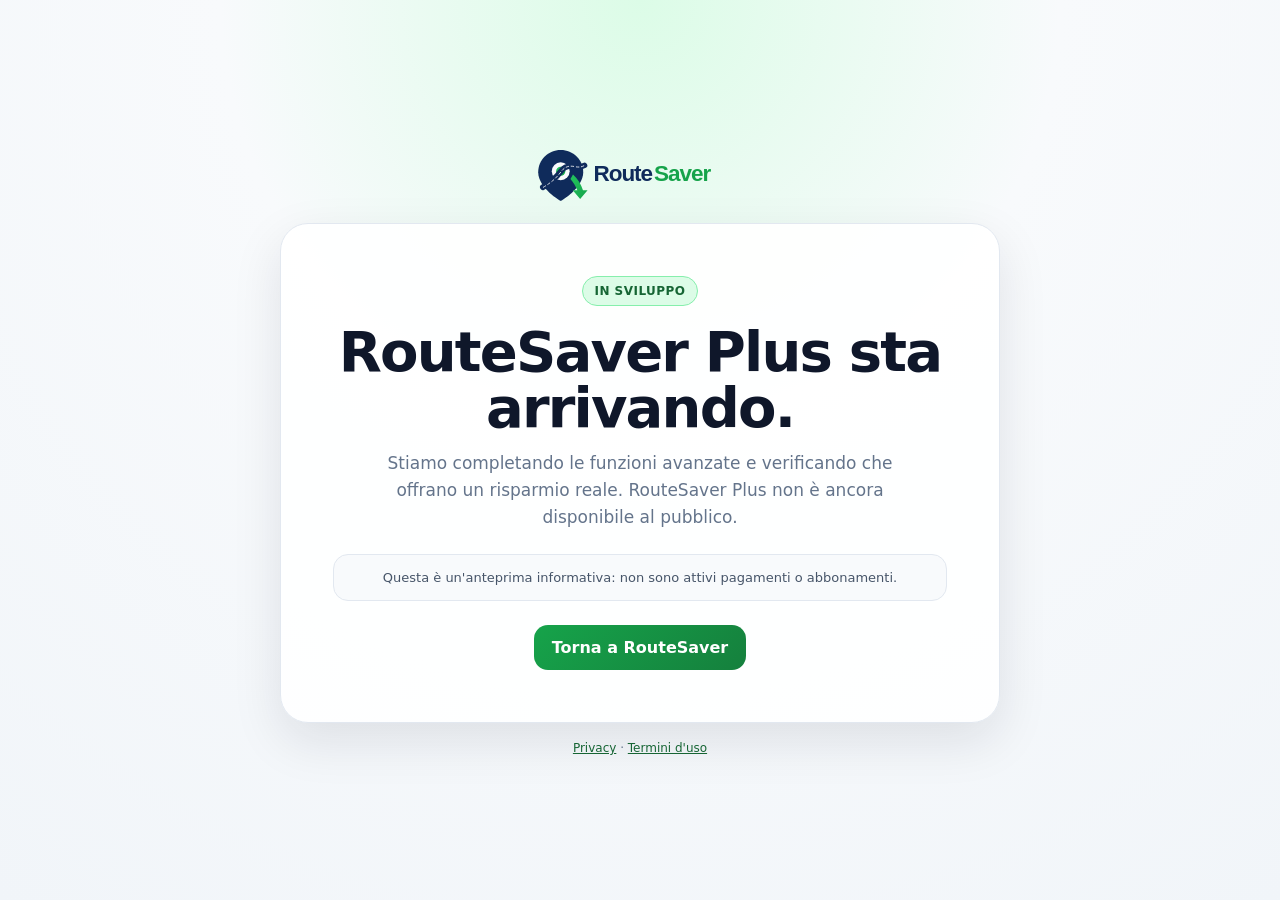
<file: plus.html>
<!doctype html>
<html lang="it">
<head>
<meta charset="utf-8">
<meta name="viewport" content="width=device-width,initial-scale=1,viewport-fit=cover">
<meta name="theme-color" content="#0f172a">
<link rel="icon" href="assets/routesaver-icon.svg" type="image/svg+xml">
<title>RouteSaver Plus · In sviluppo</title>
<meta name="description" content="RouteSaver Plus è in sviluppo e non è ancora disponibile al pubblico.">
<style>
:root{--ink:#0f172a;--muted:#64748b;--line:#e2e8f0;--green:#16a34a;--green2:#15803d;--shadow:0 18px 50px rgba(15,23,42,.1)}
*{box-sizing:border-box}body{margin:0;min-height:100vh;font-family:Inter,ui-sans-serif,system-ui,-apple-system,BlinkMacSystemFont,"Segoe UI",sans-serif;background:radial-gradient(circle at 50% 0,#dcfce7 0,#f8fafc 38%,#f1f5f9 100%);color:var(--ink);display:grid;place-items:center}
.wrap{width:min(720px,calc(100% - 28px));padding:24px 0}.top{display:flex;justify-content:center;margin-bottom:22px}.top img{display:block;width:220px;max-width:60vw}.card{background:rgba(255,255,255,.94);border:1px solid var(--line);border-radius:28px;padding:clamp(26px,7vw,52px);box-shadow:var(--shadow);text-align:center}.badge{display:inline-block;background:#dcfce7;color:#166534;border:1px solid #86efac;border-radius:999px;padding:7px 11px;font-size:12px;font-weight:900;letter-spacing:.04em}.card h1{font-size:clamp(34px,7vw,56px);line-height:1;letter-spacing:-1.8px;margin:18px 0 14px}.card p{max-width:570px;margin:0 auto;color:var(--muted);font-size:17px;line-height:1.6}.notice{margin:22px auto 0;padding:13px 15px;border-radius:15px;background:#f8fafc;border:1px solid var(--line);font-size:13px;color:#475569;line-height:1.5}.cta{display:inline-block;margin-top:24px;text-decoration:none;color:#fff;background:linear-gradient(135deg,var(--green),var(--green2));border-radius:14px;padding:13px 18px;font-weight:900}.foot{text-align:center;color:#64748b;font-size:12px;margin-top:18px}.foot a{color:#166534}
</style>
</head>
<body>
<main class="wrap">
  <div class="top"><img src="assets/routesaver-logo.svg" alt="RouteSaver"></div>
  <section class="card">
    <span class="badge">IN SVILUPPO</span>
    <h1>RouteSaver Plus sta arrivando.</h1>
    <p>Stiamo completando le funzioni avanzate e verificando che offrano un risparmio reale. RouteSaver Plus non è ancora disponibile al pubblico.</p>
    <div class="notice">Questa è un'anteprima informativa: non sono attivi pagamenti o abbonamenti.</div>
    <a class="cta" href="index.html">Torna a RouteSaver</a>
  </section>
  <div class="foot"><a href="privacy.html">Privacy</a> · <a href="terms.html">Termini d'uso</a></div>
</main>
</body>
</html>
</file>
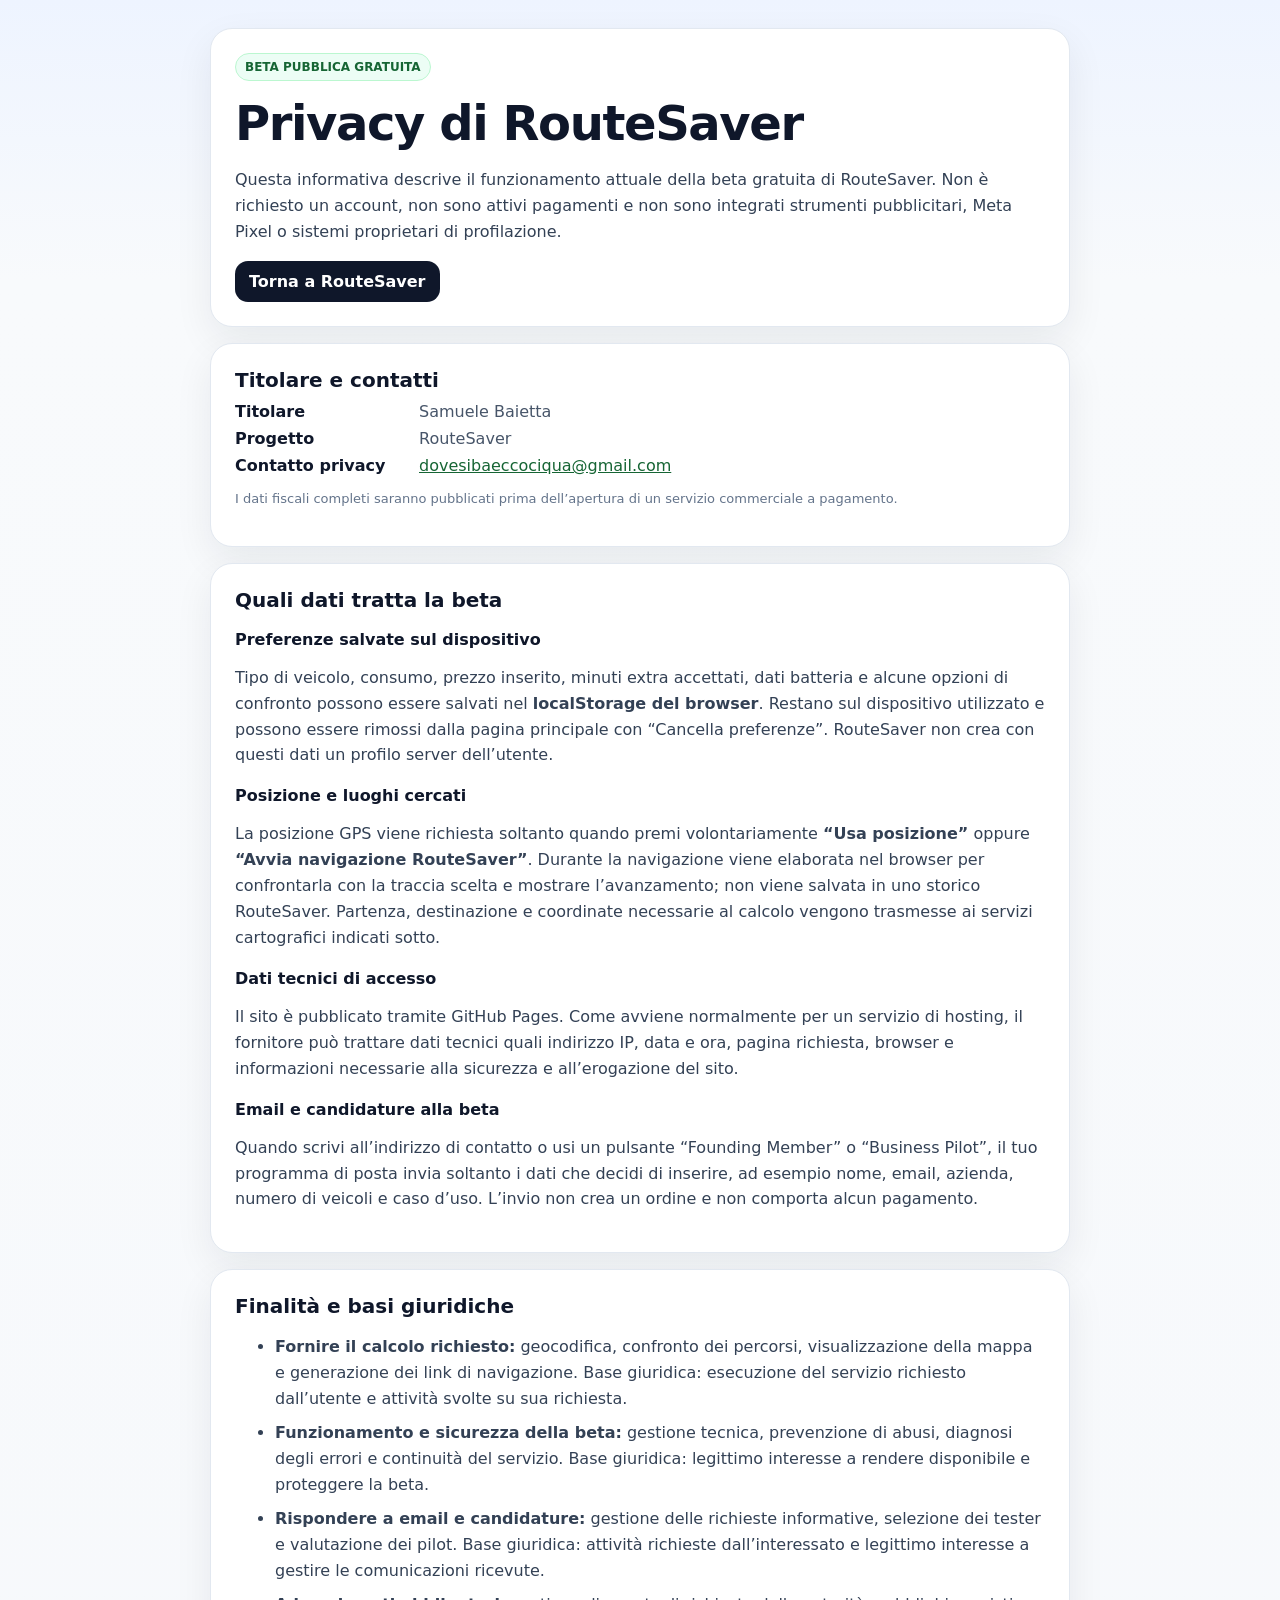
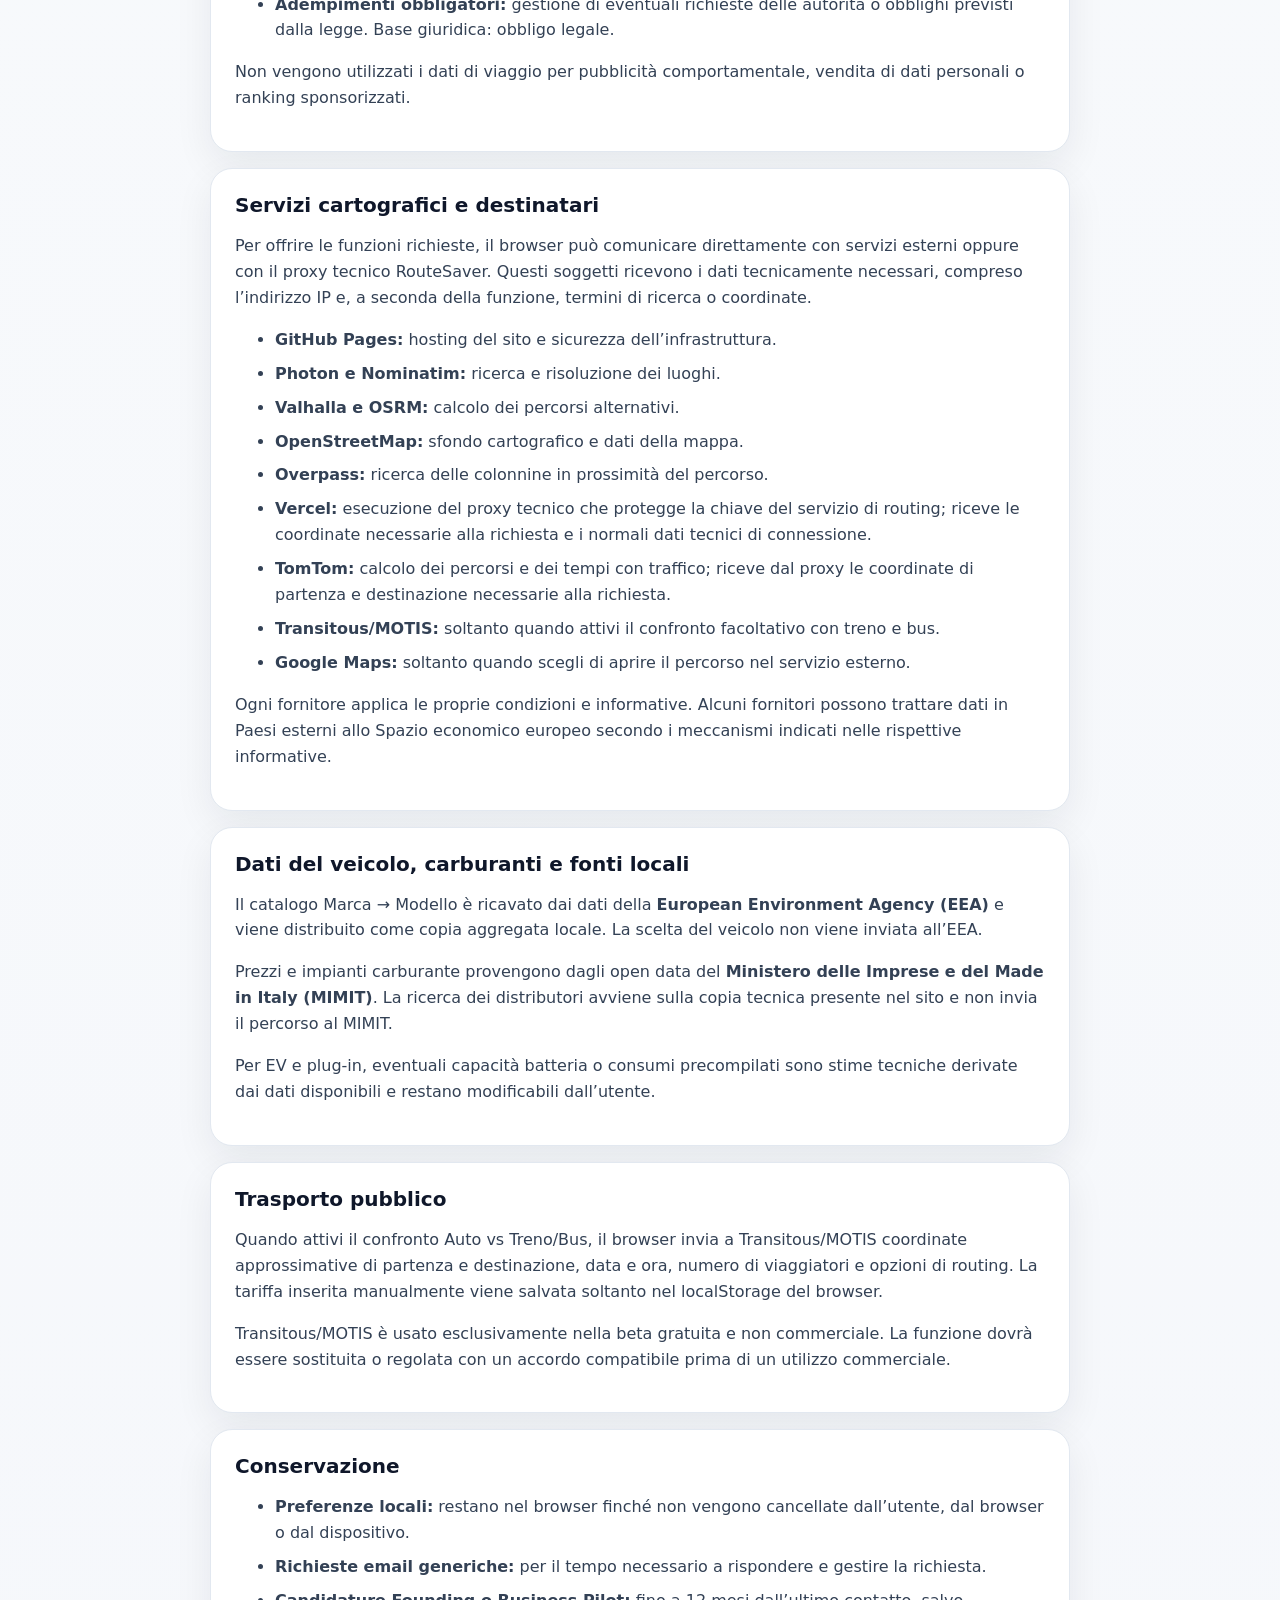
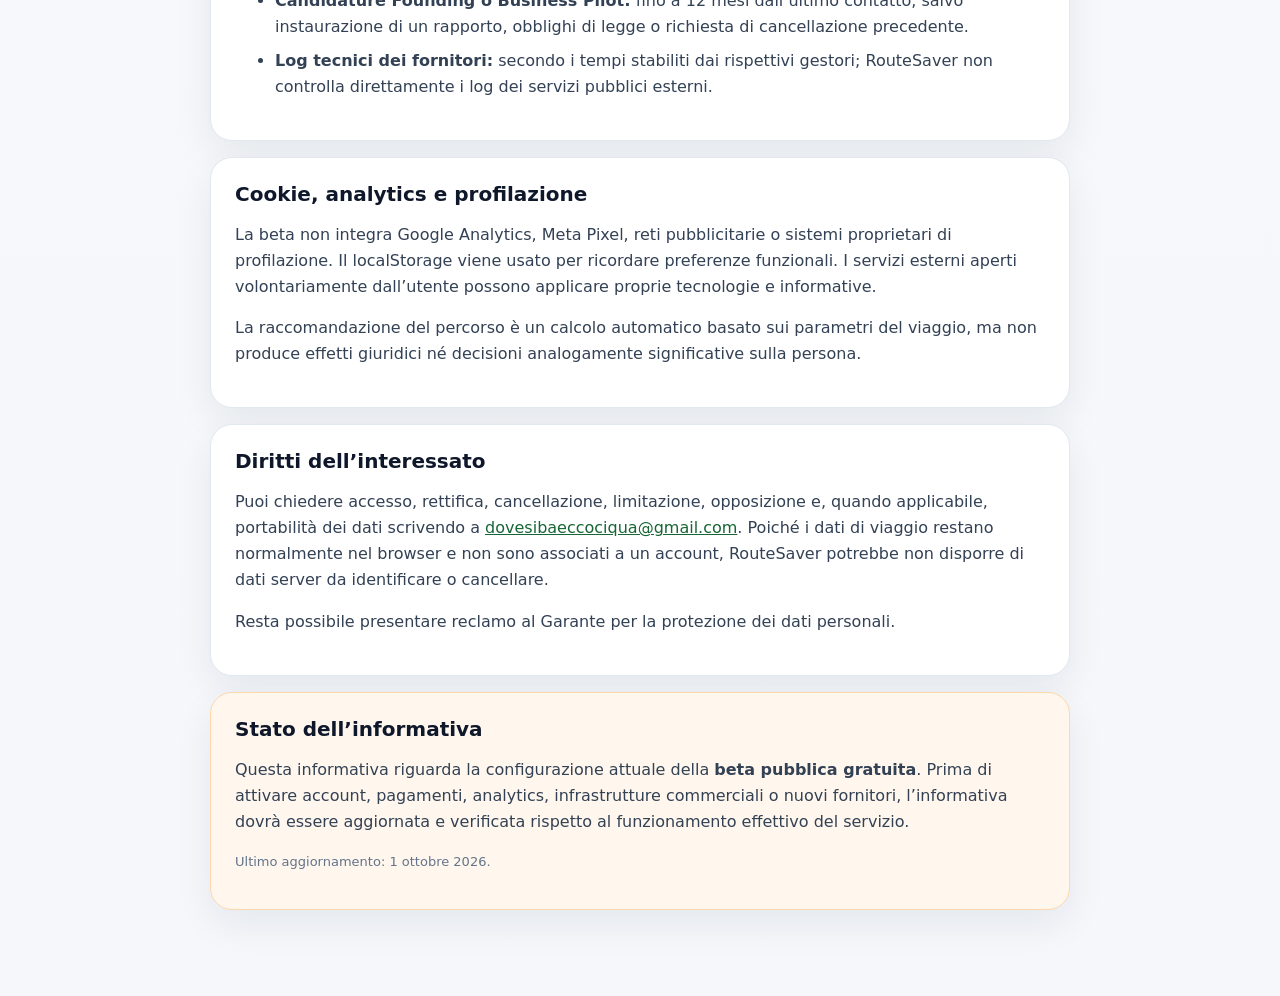
<file: privacy.html>
<!doctype html>
<html lang="it">
<head>
<meta charset="utf-8">
<meta name="viewport" content="width=device-width,initial-scale=1">
<meta name="theme-color" content="#0f172a">
<link rel="icon" href="assets/routesaver-icon.svg" type="image/svg+xml">
<title>Privacy · RouteSaver</title>
<meta name="description" content="Informativa privacy della beta pubblica gratuita di RouteSaver.">
<style>
body{margin:0;font-family:Inter,system-ui,-apple-system,BlinkMacSystemFont,"Segoe UI",sans-serif;background:linear-gradient(180deg,#eef4ff,#f8fafc 280px,#f5f7fb);color:#0f172a}
main{max-width:860px;margin:auto;padding:28px 16px 70px}.card{background:#fff;border:1px solid #e2e8f0;border-radius:22px;padding:24px;box-shadow:0 14px 38px rgba(15,23,42,.07);margin-bottom:16px}
h1{font-size:clamp(34px,7vw,48px);letter-spacing:-1.4px;margin:0 0 10px}h2{font-size:20px;margin:0 0 10px}h3{font-size:16px;margin:18px 0 6px}p,li{line-height:1.62;color:#334155}.badge{display:inline-block;background:#ecfdf5;color:#166534;border:1px solid #bbf7d0;border-radius:999px;padding:6px 9px;font-size:12px;font-weight:850;margin-bottom:14px}
a{color:#166534}.btn{display:inline-block;text-decoration:none;background:#0f172a;color:#fff;border-radius:13px;padding:11px 14px;font-weight:850}.note{font-size:13px;color:#64748b}.warning{background:#fff7ed;border-color:#fed7aa}.identity{display:grid;grid-template-columns:170px 1fr;gap:8px 14px}.identity b{color:#0f172a}.identity span{color:#475569}.compact li{margin-bottom:8px}
@media(max-width:620px){main{padding:16px 12px 50px}.card{padding:19px}.identity{grid-template-columns:1fr;gap:2px}.identity span{margin-bottom:9px}}
</style>
</head>
<body><main>
<section class="card">
<div class="badge">BETA PUBBLICA GRATUITA</div>
<h1>Privacy di RouteSaver</h1>
<p>Questa informativa descrive il funzionamento attuale della beta gratuita di RouteSaver. Non è richiesto un account, non sono attivi pagamenti e non sono integrati strumenti pubblicitari, Meta Pixel o sistemi proprietari di profilazione.</p>
<a class="btn" href="index.html">Torna a RouteSaver</a>
</section>

<section class="card">
<h2>Titolare e contatti</h2>
<div class="identity">
<b>Titolare</b><span>Samuele Baietta</span>
<b>Progetto</b><span>RouteSaver</span>
<b>Contatto privacy</b><span><a href="mailto:dovesibaeccociqua@gmail.com?subject=Privacy%20RouteSaver">dovesibaeccociqua@gmail.com</a></span>
</div>
<p class="note">I dati fiscali completi saranno pubblicati prima dell’apertura di un servizio commerciale a pagamento.</p>
</section>

<section class="card">
<h2>Quali dati tratta la beta</h2>
<h3>Preferenze salvate sul dispositivo</h3>
<p>Tipo di veicolo, consumo, prezzo inserito, minuti extra accettati, dati batteria e alcune opzioni di confronto possono essere salvati nel <strong>localStorage del browser</strong>. Restano sul dispositivo utilizzato e possono essere rimossi dalla pagina principale con “Cancella preferenze”. RouteSaver non crea con questi dati un profilo server dell’utente.</p>

<h3>Posizione e luoghi cercati</h3>
<p>La posizione GPS viene richiesta soltanto quando premi volontariamente <strong>“Usa posizione”</strong> oppure <strong>“Avvia navigazione RouteSaver”</strong>. Durante la navigazione viene elaborata nel browser per confrontarla con la traccia scelta e mostrare l’avanzamento; non viene salvata in uno storico RouteSaver. Partenza, destinazione e coordinate necessarie al calcolo vengono trasmesse ai servizi cartografici indicati sotto.</p>

<h3>Dati tecnici di accesso</h3>
<p>Il sito è pubblicato tramite GitHub Pages. Come avviene normalmente per un servizio di hosting, il fornitore può trattare dati tecnici quali indirizzo IP, data e ora, pagina richiesta, browser e informazioni necessarie alla sicurezza e all’erogazione del sito.</p>

<h3>Email e candidature alla beta</h3>
<p>Quando scrivi all’indirizzo di contatto o usi un pulsante “Founding Member” o “Business Pilot”, il tuo programma di posta invia soltanto i dati che decidi di inserire, ad esempio nome, email, azienda, numero di veicoli e caso d’uso. L’invio non crea un ordine e non comporta alcun pagamento.</p>
</section>

<section class="card">
<h2>Finalità e basi giuridiche</h2>
<ul class="compact">
<li><strong>Fornire il calcolo richiesto:</strong> geocodifica, confronto dei percorsi, visualizzazione della mappa e generazione dei link di navigazione. Base giuridica: esecuzione del servizio richiesto dall’utente e attività svolte su sua richiesta.</li>
<li><strong>Funzionamento e sicurezza della beta:</strong> gestione tecnica, prevenzione di abusi, diagnosi degli errori e continuità del servizio. Base giuridica: legittimo interesse a rendere disponibile e proteggere la beta.</li>
<li><strong>Rispondere a email e candidature:</strong> gestione delle richieste informative, selezione dei tester e valutazione dei pilot. Base giuridica: attività richieste dall’interessato e legittimo interesse a gestire le comunicazioni ricevute.</li>
<li><strong>Adempimenti obbligatori:</strong> gestione di eventuali richieste delle autorità o obblighi previsti dalla legge. Base giuridica: obbligo legale.</li>
</ul>
<p>Non vengono utilizzati i dati di viaggio per pubblicità comportamentale, vendita di dati personali o ranking sponsorizzati.</p>
</section>

<section class="card">
<h2>Servizi cartografici e destinatari</h2>
<p>Per offrire le funzioni richieste, il browser può comunicare direttamente con servizi esterni oppure con il proxy tecnico RouteSaver. Questi soggetti ricevono i dati tecnicamente necessari, compreso l’indirizzo IP e, a seconda della funzione, termini di ricerca o coordinate.</p>
<ul class="compact">
<li><strong>GitHub Pages:</strong> hosting del sito e sicurezza dell’infrastruttura.</li>
<li><strong>Photon e Nominatim:</strong> ricerca e risoluzione dei luoghi.</li>
<li><strong>Valhalla e OSRM:</strong> calcolo dei percorsi alternativi.</li>
<li><strong>OpenStreetMap:</strong> sfondo cartografico e dati della mappa.</li>
<li><strong>Overpass:</strong> ricerca delle colonnine in prossimità del percorso.</li>
<li><strong>Vercel:</strong> esecuzione del proxy tecnico che protegge la chiave del servizio di routing; riceve le coordinate necessarie alla richiesta e i normali dati tecnici di connessione.</li>
<li><strong>TomTom:</strong> calcolo dei percorsi e dei tempi con traffico; riceve dal proxy le coordinate di partenza e destinazione necessarie alla richiesta.</li>
<li><strong>Transitous/MOTIS:</strong> soltanto quando attivi il confronto facoltativo con treno e bus.</li>
<li><strong>Google Maps:</strong> soltanto quando scegli di aprire il percorso nel servizio esterno.</li>
</ul>
<p>Ogni fornitore applica le proprie condizioni e informative. Alcuni fornitori possono trattare dati in Paesi esterni allo Spazio economico europeo secondo i meccanismi indicati nelle rispettive informative.</p>
</section>

<section class="card">
<h2>Dati del veicolo, carburanti e fonti locali</h2>
<p>Il catalogo Marca → Modello è ricavato dai dati della <strong>European Environment Agency (EEA)</strong> e viene distribuito come copia aggregata locale. La scelta del veicolo non viene inviata all’EEA.</p>
<p>Prezzi e impianti carburante provengono dagli open data del <strong>Ministero delle Imprese e del Made in Italy (MIMIT)</strong>. La ricerca dei distributori avviene sulla copia tecnica presente nel sito e non invia il percorso al MIMIT.</p>
<p>Per EV e plug-in, eventuali capacità batteria o consumi precompilati sono stime tecniche derivate dai dati disponibili e restano modificabili dall’utente.</p>
</section>

<section class="card">
<h2>Trasporto pubblico</h2>
<p>Quando attivi il confronto Auto vs Treno/Bus, il browser invia a Transitous/MOTIS coordinate approssimative di partenza e destinazione, data e ora, numero di viaggiatori e opzioni di routing. La tariffa inserita manualmente viene salvata soltanto nel localStorage del browser.</p>
<p>Transitous/MOTIS è usato esclusivamente nella beta gratuita e non commerciale. La funzione dovrà essere sostituita o regolata con un accordo compatibile prima di un utilizzo commerciale.</p>
</section>

<section class="card">
<h2>Conservazione</h2>
<ul class="compact">
<li><strong>Preferenze locali:</strong> restano nel browser finché non vengono cancellate dall’utente, dal browser o dal dispositivo.</li>
<li><strong>Richieste email generiche:</strong> per il tempo necessario a rispondere e gestire la richiesta.</li>
<li><strong>Candidature Founding o Business Pilot:</strong> fino a 12 mesi dall’ultimo contatto, salvo instaurazione di un rapporto, obblighi di legge o richiesta di cancellazione precedente.</li>
<li><strong>Log tecnici dei fornitori:</strong> secondo i tempi stabiliti dai rispettivi gestori; RouteSaver non controlla direttamente i log dei servizi pubblici esterni.</li>
</ul>
</section>

<section class="card">
<h2>Cookie, analytics e profilazione</h2>
<p>La beta non integra Google Analytics, Meta Pixel, reti pubblicitarie o sistemi proprietari di profilazione. Il localStorage viene usato per ricordare preferenze funzionali. I servizi esterni aperti volontariamente dall’utente possono applicare proprie tecnologie e informative.</p>
<p>La raccomandazione del percorso è un calcolo automatico basato sui parametri del viaggio, ma non produce effetti giuridici né decisioni analogamente significative sulla persona.</p>
</section>

<section class="card">
<h2>Diritti dell’interessato</h2>
<p>Puoi chiedere accesso, rettifica, cancellazione, limitazione, opposizione e, quando applicabile, portabilità dei dati scrivendo a <a href="mailto:dovesibaeccociqua@gmail.com?subject=Diritti%20privacy%20RouteSaver">dovesibaeccociqua@gmail.com</a>. Poiché i dati di viaggio restano normalmente nel browser e non sono associati a un account, RouteSaver potrebbe non disporre di dati server da identificare o cancellare.</p>
<p>Resta possibile presentare reclamo al Garante per la protezione dei dati personali.</p>
</section>

<section class="card warning">
<h2>Stato dell’informativa</h2>
<p>Questa informativa riguarda la configurazione attuale della <strong>beta pubblica gratuita</strong>. Prima di attivare account, pagamenti, analytics, infrastrutture commerciali o nuovi fornitori, l’informativa dovrà essere aggiornata e verificata rispetto al funzionamento effettivo del servizio.</p>
<p class="note">Ultimo aggiornamento: 1 ottobre 2026.</p>
</section>
</main></body></html>
</file>
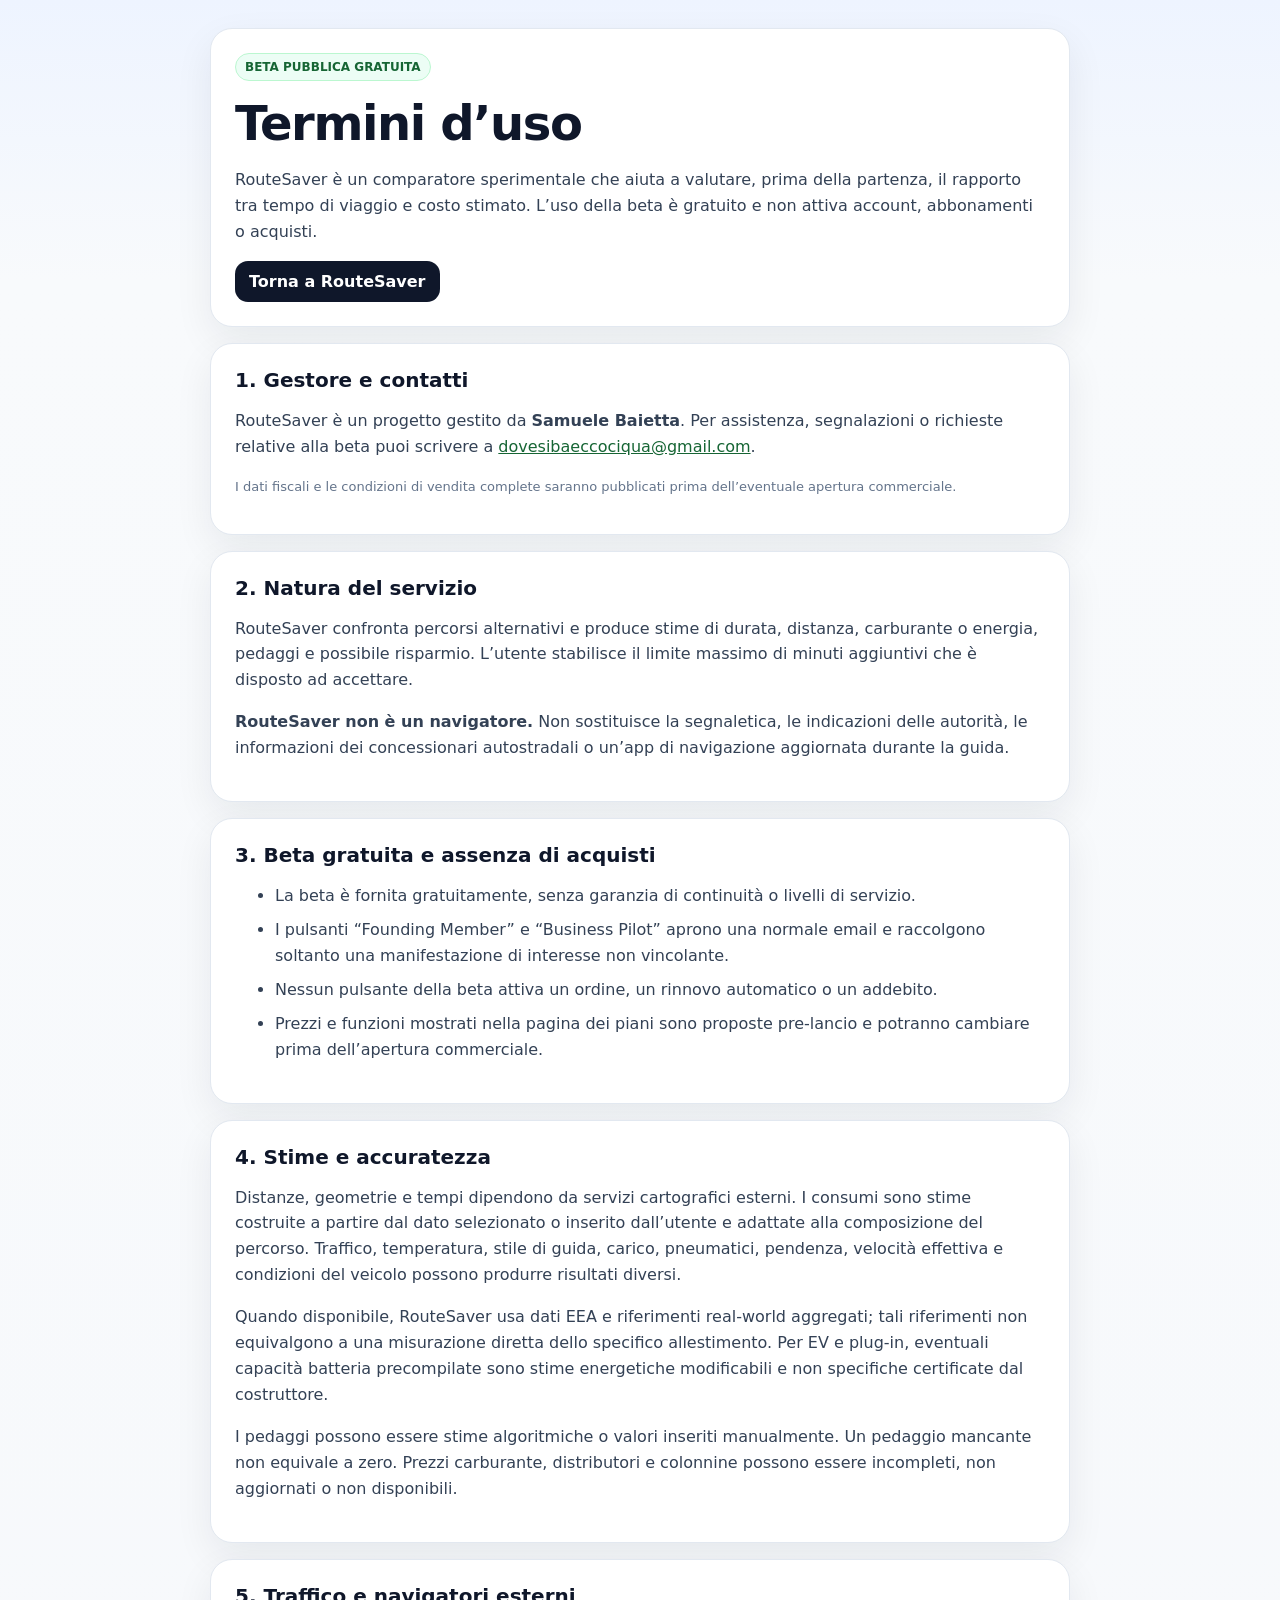
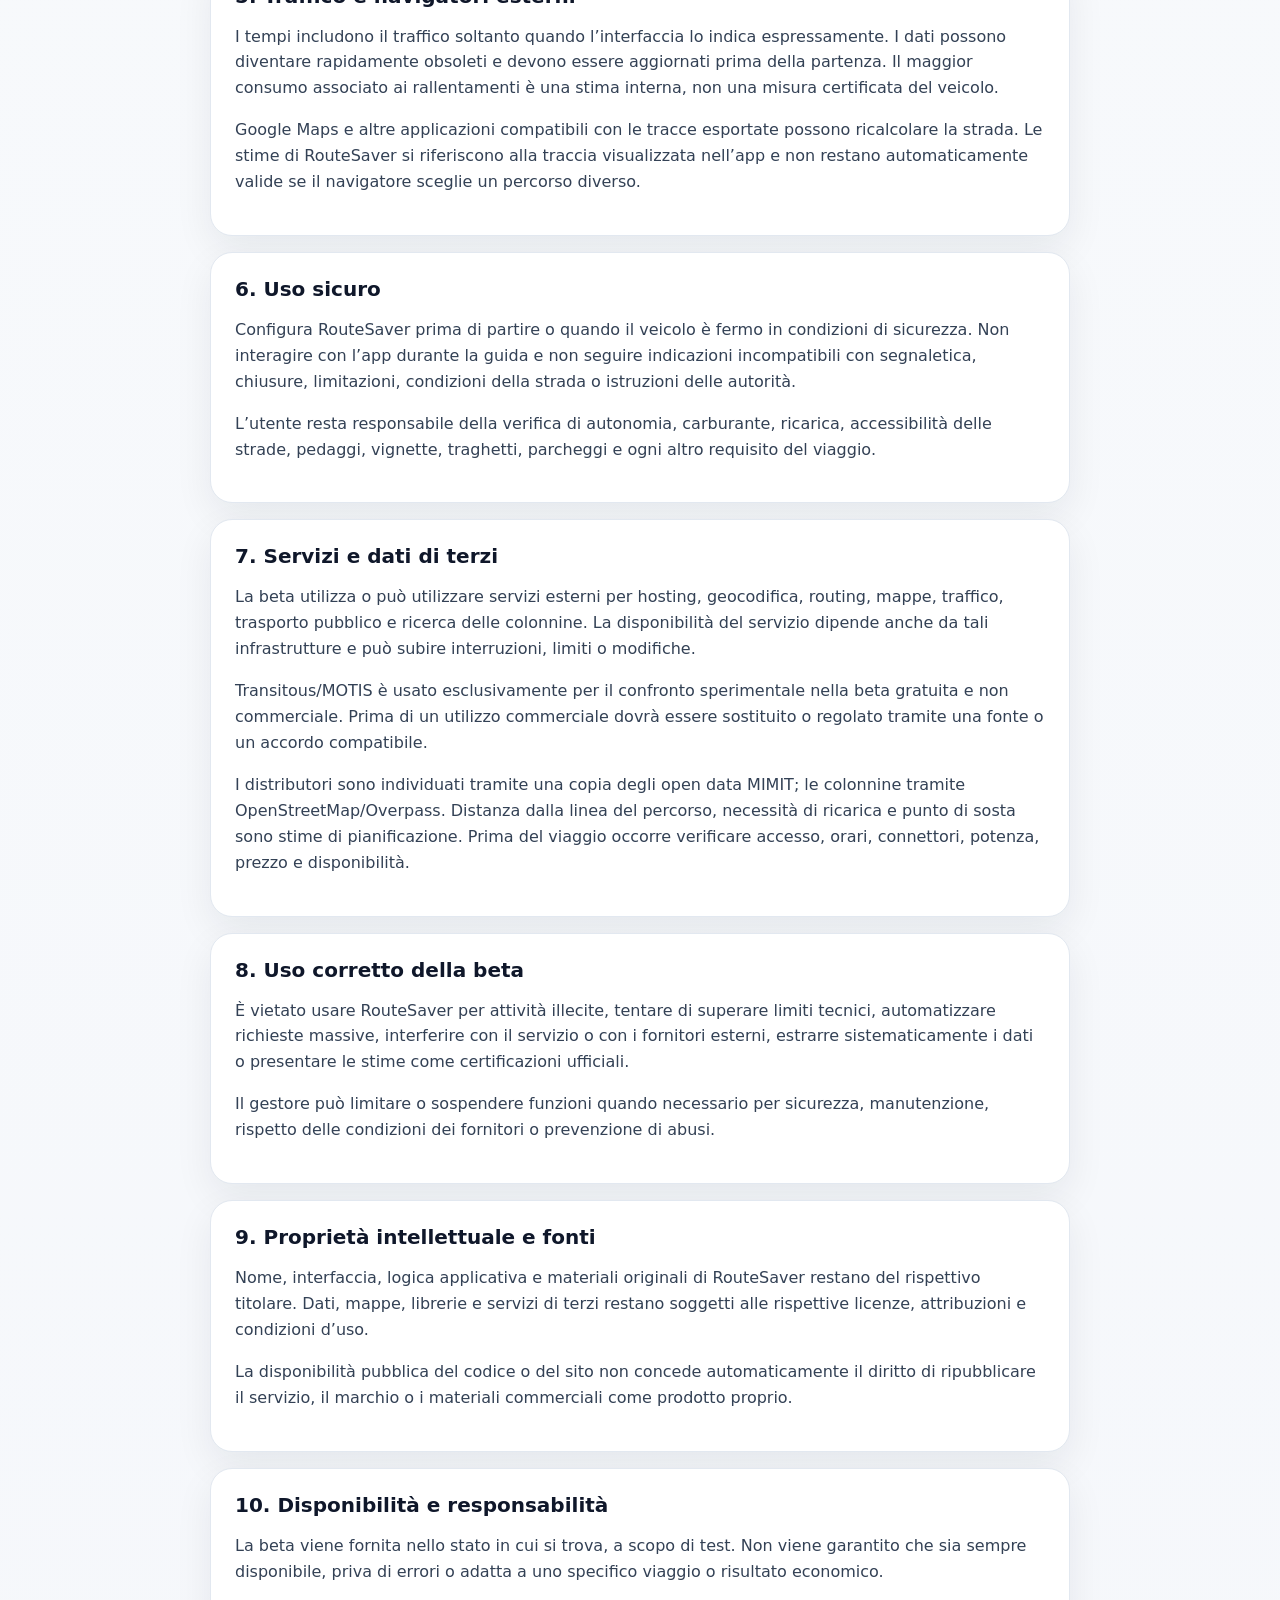
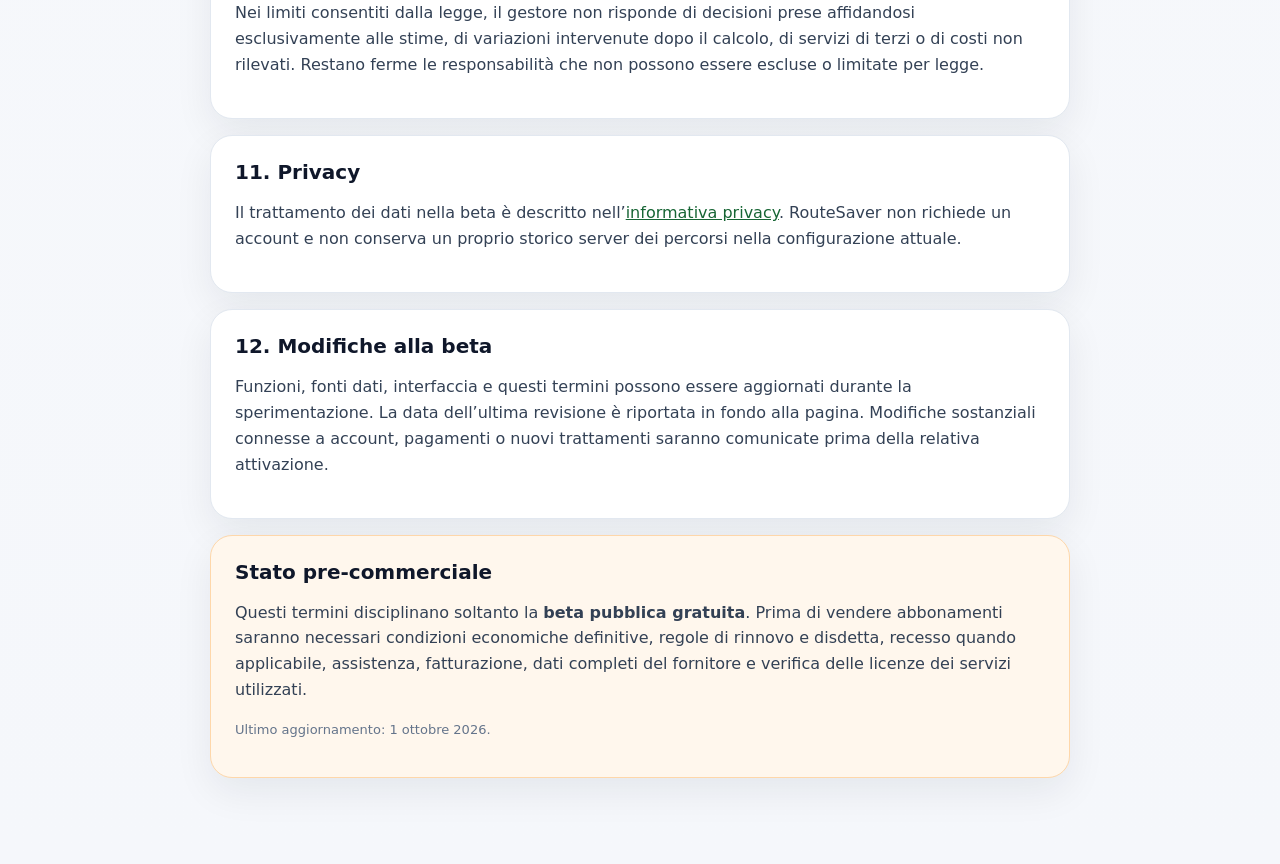
<file: terms.html>
<!doctype html>
<html lang="it">
<head>
<meta charset="utf-8">
<meta name="viewport" content="width=device-width,initial-scale=1">
<meta name="theme-color" content="#0f172a">
<link rel="icon" href="assets/routesaver-icon.svg" type="image/svg+xml">
<title>Termini d'uso · RouteSaver</title>
<meta name="description" content="Termini d'uso della beta pubblica gratuita di RouteSaver.">
<style>
body{margin:0;font-family:Inter,system-ui,-apple-system,BlinkMacSystemFont,"Segoe UI",sans-serif;background:linear-gradient(180deg,#eef4ff,#f8fafc 280px,#f5f7fb);color:#0f172a}
main{max-width:860px;margin:auto;padding:28px 16px 70px}.card{background:#fff;border:1px solid #e2e8f0;border-radius:22px;padding:24px;box-shadow:0 14px 38px rgba(15,23,42,.07);margin-bottom:16px}
h1{font-size:clamp(34px,7vw,48px);letter-spacing:-1.4px;margin:0 0 10px}h2{font-size:20px;margin:0 0 10px}p,li{line-height:1.62;color:#334155}.badge{display:inline-block;background:#ecfdf5;color:#166534;border:1px solid #bbf7d0;border-radius:999px;padding:6px 9px;font-size:12px;font-weight:850;margin-bottom:14px}
a{color:#166534}.btn{display:inline-block;text-decoration:none;background:#0f172a;color:#fff;border-radius:13px;padding:11px 14px;font-weight:850}.note{font-size:13px;color:#64748b}.warning{background:#fff7ed;border-color:#fed7aa}.compact li{margin-bottom:8px}
@media(max-width:620px){main{padding:16px 12px 50px}.card{padding:19px}}
</style>
</head>
<body><main>
<section class="card">
<div class="badge">BETA PUBBLICA GRATUITA</div>
<h1>Termini d’uso</h1>
<p>RouteSaver è un comparatore sperimentale che aiuta a valutare, prima della partenza, il rapporto tra tempo di viaggio e costo stimato. L’uso della beta è gratuito e non attiva account, abbonamenti o acquisti.</p>
<a class="btn" href="index.html">Torna a RouteSaver</a>
</section>

<section class="card">
<h2>1. Gestore e contatti</h2>
<p>RouteSaver è un progetto gestito da <strong>Samuele Baietta</strong>. Per assistenza, segnalazioni o richieste relative alla beta puoi scrivere a <a href="mailto:dovesibaeccociqua@gmail.com?subject=Assistenza%20RouteSaver">dovesibaeccociqua@gmail.com</a>.</p>
<p class="note">I dati fiscali e le condizioni di vendita complete saranno pubblicati prima dell’eventuale apertura commerciale.</p>
</section>

<section class="card">
<h2>2. Natura del servizio</h2>
<p>RouteSaver confronta percorsi alternativi e produce stime di durata, distanza, carburante o energia, pedaggi e possibile risparmio. L’utente stabilisce il limite massimo di minuti aggiuntivi che è disposto ad accettare.</p>
<p><strong>RouteSaver non è un navigatore.</strong> Non sostituisce la segnaletica, le indicazioni delle autorità, le informazioni dei concessionari autostradali o un’app di navigazione aggiornata durante la guida.</p>
</section>

<section class="card">
<h2>3. Beta gratuita e assenza di acquisti</h2>
<ul class="compact">
<li>La beta è fornita gratuitamente, senza garanzia di continuità o livelli di servizio.</li>
<li>I pulsanti “Founding Member” e “Business Pilot” aprono una normale email e raccolgono soltanto una manifestazione di interesse non vincolante.</li>
<li>Nessun pulsante della beta attiva un ordine, un rinnovo automatico o un addebito.</li>
<li>Prezzi e funzioni mostrati nella pagina dei piani sono proposte pre-lancio e potranno cambiare prima dell’apertura commerciale.</li>
</ul>
</section>

<section class="card">
<h2>4. Stime e accuratezza</h2>
<p>Distanze, geometrie e tempi dipendono da servizi cartografici esterni. I consumi sono stime costruite a partire dal dato selezionato o inserito dall’utente e adattate alla composizione del percorso. Traffico, temperatura, stile di guida, carico, pneumatici, pendenza, velocità effettiva e condizioni del veicolo possono produrre risultati diversi.</p>
<p>Quando disponibile, RouteSaver usa dati EEA e riferimenti real-world aggregati; tali riferimenti non equivalgono a una misurazione diretta dello specifico allestimento. Per EV e plug-in, eventuali capacità batteria precompilate sono stime energetiche modificabili e non specifiche certificate dal costruttore.</p>
<p>I pedaggi possono essere stime algoritmiche o valori inseriti manualmente. Un pedaggio mancante non equivale a zero. Prezzi carburante, distributori e colonnine possono essere incompleti, non aggiornati o non disponibili.</p>
</section>

<section class="card">
<h2>5. Traffico e navigatori esterni</h2>
<p>I tempi includono il traffico soltanto quando l’interfaccia lo indica espressamente. I dati possono diventare rapidamente obsoleti e devono essere aggiornati prima della partenza. Il maggior consumo associato ai rallentamenti è una stima interna, non una misura certificata del veicolo.</p>
<p>Google Maps e altre applicazioni compatibili con le tracce esportate possono ricalcolare la strada. Le stime di RouteSaver si riferiscono alla traccia visualizzata nell’app e non restano automaticamente valide se il navigatore sceglie un percorso diverso.</p>
</section>

<section class="card">
<h2>6. Uso sicuro</h2>
<p>Configura RouteSaver prima di partire o quando il veicolo è fermo in condizioni di sicurezza. Non interagire con l’app durante la guida e non seguire indicazioni incompatibili con segnaletica, chiusure, limitazioni, condizioni della strada o istruzioni delle autorità.</p>
<p>L’utente resta responsabile della verifica di autonomia, carburante, ricarica, accessibilità delle strade, pedaggi, vignette, traghetti, parcheggi e ogni altro requisito del viaggio.</p>
</section>

<section class="card">
<h2>7. Servizi e dati di terzi</h2>
<p>La beta utilizza o può utilizzare servizi esterni per hosting, geocodifica, routing, mappe, traffico, trasporto pubblico e ricerca delle colonnine. La disponibilità del servizio dipende anche da tali infrastrutture e può subire interruzioni, limiti o modifiche.</p>
<p>Transitous/MOTIS è usato esclusivamente per il confronto sperimentale nella beta gratuita e non commerciale. Prima di un utilizzo commerciale dovrà essere sostituito o regolato tramite una fonte o un accordo compatibile.</p>
<p>I distributori sono individuati tramite una copia degli open data MIMIT; le colonnine tramite OpenStreetMap/Overpass. Distanza dalla linea del percorso, necessità di ricarica e punto di sosta sono stime di pianificazione. Prima del viaggio occorre verificare accesso, orari, connettori, potenza, prezzo e disponibilità.</p>
</section>

<section class="card">
<h2>8. Uso corretto della beta</h2>
<p>È vietato usare RouteSaver per attività illecite, tentare di superare limiti tecnici, automatizzare richieste massive, interferire con il servizio o con i fornitori esterni, estrarre sistematicamente i dati o presentare le stime come certificazioni ufficiali.</p>
<p>Il gestore può limitare o sospendere funzioni quando necessario per sicurezza, manutenzione, rispetto delle condizioni dei fornitori o prevenzione di abusi.</p>
</section>

<section class="card">
<h2>9. Proprietà intellettuale e fonti</h2>
<p>Nome, interfaccia, logica applicativa e materiali originali di RouteSaver restano del rispettivo titolare. Dati, mappe, librerie e servizi di terzi restano soggetti alle rispettive licenze, attribuzioni e condizioni d’uso.</p>
<p>La disponibilità pubblica del codice o del sito non concede automaticamente il diritto di ripubblicare il servizio, il marchio o i materiali commerciali come prodotto proprio.</p>
</section>

<section class="card">
<h2>10. Disponibilità e responsabilità</h2>
<p>La beta viene fornita nello stato in cui si trova, a scopo di test. Non viene garantito che sia sempre disponibile, priva di errori o adatta a uno specifico viaggio o risultato economico.</p>
<p>Nei limiti consentiti dalla legge, il gestore non risponde di decisioni prese affidandosi esclusivamente alle stime, di variazioni intervenute dopo il calcolo, di servizi di terzi o di costi non rilevati. Restano ferme le responsabilità che non possono essere escluse o limitate per legge.</p>
</section>

<section class="card">
<h2>11. Privacy</h2>
<p>Il trattamento dei dati nella beta è descritto nell’<a href="privacy.html">informativa privacy</a>. RouteSaver non richiede un account e non conserva un proprio storico server dei percorsi nella configurazione attuale.</p>
</section>

<section class="card">
<h2>12. Modifiche alla beta</h2>
<p>Funzioni, fonti dati, interfaccia e questi termini possono essere aggiornati durante la sperimentazione. La data dell’ultima revisione è riportata in fondo alla pagina. Modifiche sostanziali connesse a account, pagamenti o nuovi trattamenti saranno comunicate prima della relativa attivazione.</p>
</section>

<section class="card warning">
<h2>Stato pre-commerciale</h2>
<p>Questi termini disciplinano soltanto la <strong>beta pubblica gratuita</strong>. Prima di vendere abbonamenti saranno necessari condizioni economiche definitive, regole di rinnovo e disdetta, recesso quando applicabile, assistenza, fatturazione, dati completi del fornitore e verifica delle licenze dei servizi utilizzati.</p>
<p class="note">Ultimo aggiornamento: 1 ottobre 2026.</p>
</section>
</main></body></html>
</file>
<file: assets/vendor/leaflet/leaflet.css>
/* required styles */

.leaflet-pane,
.leaflet-tile,
.leaflet-marker-icon,
.leaflet-marker-shadow,
.leaflet-tile-container,
.leaflet-pane > svg,
.leaflet-pane > canvas,
.leaflet-zoom-box,
.leaflet-image-layer,
.leaflet-layer {
	position: absolute;
	left: 0;
	top: 0;
	}
.leaflet-container {
	overflow: hidden;
	}
.leaflet-tile,
.leaflet-marker-icon,
.leaflet-marker-shadow {
	-webkit-user-select: none;
	   -moz-user-select: none;
	        user-select: none;
	  -webkit-user-drag: none;
	}
/* Prevents IE11 from highlighting tiles in blue */
.leaflet-tile::selection {
	background: transparent;
}
/* Safari renders non-retina tile on retina better with this, but Chrome is worse */
.leaflet-safari .leaflet-tile {
	image-rendering: -webkit-optimize-contrast;
	}
/* hack that prevents hw layers "stretching" when loading new tiles */
.leaflet-safari .leaflet-tile-container {
	width: 1600px;
	height: 1600px;
	-webkit-transform-origin: 0 0;
	}
.leaflet-marker-icon,
.leaflet-marker-shadow {
	display: block;
	}
/* .leaflet-container svg: reset svg max-width decleration shipped in Joomla! (joomla.org) 3.x */
/* .leaflet-container img: map is broken in FF if you have max-width: 100% on tiles */
.leaflet-container .leaflet-overlay-pane svg {
	max-width: none !important;
	max-height: none !important;
	}
.leaflet-container .leaflet-marker-pane img,
.leaflet-container .leaflet-shadow-pane img,
.leaflet-container .leaflet-tile-pane img,
.leaflet-container img.leaflet-image-layer,
.leaflet-container .leaflet-tile {
	max-width: none !important;
	max-height: none !important;
	width: auto;
	padding: 0;
	}

.leaflet-container img.leaflet-tile {
	/* See: https://bugs.chromium.org/p/chromium/issues/detail?id=600120 */
	mix-blend-mode: plus-lighter;
}

.leaflet-container.leaflet-touch-zoom {
	-ms-touch-action: pan-x pan-y;
	touch-action: pan-x pan-y;
	}
.leaflet-container.leaflet-touch-drag {
	-ms-touch-action: pinch-zoom;
	/* Fallback for FF which doesn't support pinch-zoom */
	touch-action: none;
	touch-action: pinch-zoom;
}
.leaflet-container.leaflet-touch-drag.leaflet-touch-zoom {
	-ms-touch-action: none;
	touch-action: none;
}
.leaflet-container {
	-webkit-tap-highlight-color: transparent;
}
.leaflet-container a {
	-webkit-tap-highlight-color: rgba(51, 181, 229, 0.4);
}
.leaflet-tile {
	filter: inherit;
	visibility: hidden;
	}
.leaflet-tile-loaded {
	visibility: inherit;
	}
.leaflet-zoom-box {
	width: 0;
	height: 0;
	-moz-box-sizing: border-box;
	     box-sizing: border-box;
	z-index: 800;
	}
/* workaround for https://bugzilla.mozilla.org/show_bug.cgi?id=888319 */
.leaflet-overlay-pane svg {
	-moz-user-select: none;
	}

.leaflet-pane         { z-index: 400; }

.leaflet-tile-pane    { z-index: 200; }
.leaflet-overlay-pane { z-index: 400; }
.leaflet-shadow-pane  { z-index: 500; }
.leaflet-marker-pane  { z-index: 600; }
.leaflet-tooltip-pane   { z-index: 650; }
.leaflet-popup-pane   { z-index: 700; }

.leaflet-map-pane canvas { z-index: 100; }
.leaflet-map-pane svg    { z-index: 200; }

.leaflet-vml-shape {
	width: 1px;
	height: 1px;
	}
.lvml {
	behavior: url(#default#VML);
	display: inline-block;
	position: absolute;
	}


/* control positioning */

.leaflet-control {
	position: relative;
	z-index: 800;
	pointer-events: visiblePainted; /* IE 9-10 doesn't have auto */
	pointer-events: auto;
	}
.leaflet-top,
.leaflet-bottom {
	position: absolute;
	z-index: 1000;
	pointer-events: none;
	}
.leaflet-top {
	top: 0;
	}
.leaflet-right {
	right: 0;
	}
.leaflet-bottom {
	bottom: 0;
	}
.leaflet-left {
	left: 0;
	}
.leaflet-control {
	float: left;
	clear: both;
	}
.leaflet-right .leaflet-control {
	float: right;
	}
.leaflet-top .leaflet-control {
	margin-top: 10px;
	}
.leaflet-bottom .leaflet-control {
	margin-bottom: 10px;
	}
.leaflet-left .leaflet-control {
	margin-left: 10px;
	}
.leaflet-right .leaflet-control {
	margin-right: 10px;
	}


/* zoom and fade animations */

.leaflet-fade-anim .leaflet-popup {
	opacity: 0;
	-webkit-transition: opacity 0.2s linear;
	   -moz-transition: opacity 0.2s linear;
	        transition: opacity 0.2s linear;
	}
.leaflet-fade-anim .leaflet-map-pane .leaflet-popup {
	opacity: 1;
	}
.leaflet-zoom-animated {
	-webkit-transform-origin: 0 0;
	    -ms-transform-origin: 0 0;
	        transform-origin: 0 0;
	}
svg.leaflet-zoom-animated {
	will-change: transform;
}

.leaflet-zoom-anim .leaflet-zoom-animated {
	-webkit-transition: -webkit-transform 0.25s cubic-bezier(0,0,0.25,1);
	   -moz-transition:    -moz-transform 0.25s cubic-bezier(0,0,0.25,1);
	        transition:         transform 0.25s cubic-bezier(0,0,0.25,1);
	}
.leaflet-zoom-anim .leaflet-tile,
.leaflet-pan-anim .leaflet-tile {
	-webkit-transition: none;
	   -moz-transition: none;
	        transition: none;
	}

.leaflet-zoom-anim .leaflet-zoom-hide {
	visibility: hidden;
	}


/* cursors */

.leaflet-interactive {
	cursor: pointer;
	}
.leaflet-grab {
	cursor: -webkit-grab;
	cursor:    -moz-grab;
	cursor:         grab;
	}
.leaflet-crosshair,
.leaflet-crosshair .leaflet-interactive {
	cursor: crosshair;
	}
.leaflet-popup-pane,
.leaflet-control {
	cursor: auto;
	}
.leaflet-dragging .leaflet-grab,
.leaflet-dragging .leaflet-grab .leaflet-interactive,
.leaflet-dragging .leaflet-marker-draggable {
	cursor: move;
	cursor: -webkit-grabbing;
	cursor:    -moz-grabbing;
	cursor:         grabbing;
	}

/* marker & overlays interactivity */
.leaflet-marker-icon,
.leaflet-marker-shadow,
.leaflet-image-layer,
.leaflet-pane > svg path,
.leaflet-tile-container {
	pointer-events: none;
	}

.leaflet-marker-icon.leaflet-interactive,
.leaflet-image-layer.leaflet-interactive,
.leaflet-pane > svg path.leaflet-interactive,
svg.leaflet-image-layer.leaflet-interactive path {
	pointer-events: visiblePainted; /* IE 9-10 doesn't have auto */
	pointer-events: auto;
	}

/* visual tweaks */

.leaflet-container {
	background: #ddd;
	outline-offset: 1px;
	}
.leaflet-container a {
	color: #0078A8;
	}
.leaflet-zoom-box {
	border: 2px dotted #38f;
	background: rgba(255,255,255,0.5);
	}


/* general typography */
.leaflet-container {
	font-family: "Helvetica Neue", Arial, Helvetica, sans-serif;
	font-size: 12px;
	font-size: 0.75rem;
	line-height: 1.5;
	}


/* general toolbar styles */

.leaflet-bar {
	box-shadow: 0 1px 5px rgba(0,0,0,0.65);
	border-radius: 4px;
	}
.leaflet-bar a {
	background-color: #fff;
	border-bottom: 1px solid #ccc;
	width: 26px;
	height: 26px;
	line-height: 26px;
	display: block;
	text-align: center;
	text-decoration: none;
	color: black;
	}
.leaflet-bar a,
.leaflet-control-layers-toggle {
	background-position: 50% 50%;
	background-repeat: no-repeat;
	display: block;
	}
.leaflet-bar a:hover,
.leaflet-bar a:focus {
	background-color: #f4f4f4;
	}
.leaflet-bar a:first-child {
	border-top-left-radius: 4px;
	border-top-right-radius: 4px;
	}
.leaflet-bar a:last-child {
	border-bottom-left-radius: 4px;
	border-bottom-right-radius: 4px;
	border-bottom: none;
	}
.leaflet-bar a.leaflet-disabled {
	cursor: default;
	background-color: #f4f4f4;
	color: #bbb;
	}

.leaflet-touch .leaflet-bar a {
	width: 30px;
	height: 30px;
	line-height: 30px;
	}
.leaflet-touch .leaflet-bar a:first-child {
	border-top-left-radius: 2px;
	border-top-right-radius: 2px;
	}
.leaflet-touch .leaflet-bar a:last-child {
	border-bottom-left-radius: 2px;
	border-bottom-right-radius: 2px;
	}

/* zoom control */

.leaflet-control-zoom-in,
.leaflet-control-zoom-out {
	font: bold 18px 'Lucida Console', Monaco, monospace;
	text-indent: 1px;
	}

.leaflet-touch .leaflet-control-zoom-in, .leaflet-touch .leaflet-control-zoom-out  {
	font-size: 22px;
	}


/* layers control */

.leaflet-control-layers {
	box-shadow: 0 1px 5px rgba(0,0,0,0.4);
	background: #fff;
	border-radius: 5px;
	}
.leaflet-control-layers-toggle {
	background-image: url(images/layers.png);
	width: 36px;
	height: 36px;
	}
.leaflet-retina .leaflet-control-layers-toggle {
	background-image: url(images/layers-2x.png);
	background-size: 26px 26px;
	}
.leaflet-touch .leaflet-control-layers-toggle {
	width: 44px;
	height: 44px;
	}
.leaflet-control-layers .leaflet-control-layers-list,
.leaflet-control-layers-expanded .leaflet-control-layers-toggle {
	display: none;
	}
.leaflet-control-layers-expanded .leaflet-control-layers-list {
	display: block;
	position: relative;
	}
.leaflet-control-layers-expanded {
	padding: 6px 10px 6px 6px;
	color: #333;
	background: #fff;
	}
.leaflet-control-layers-scrollbar {
	overflow-y: scroll;
	overflow-x: hidden;
	padding-right: 5px;
	}
.leaflet-control-layers-selector {
	margin-top: 2px;
	position: relative;
	top: 1px;
	}
.leaflet-control-layers label {
	display: block;
	font-size: 13px;
	font-size: 1.08333em;
	}
.leaflet-control-layers-separator {
	height: 0;
	border-top: 1px solid #ddd;
	margin: 5px -10px 5px -6px;
	}

/* Default icon URLs */
.leaflet-default-icon-path { /* used only in path-guessing heuristic, see L.Icon.Default */
	background-image: url(images/marker-icon.png);
	}


/* attribution and scale controls */

.leaflet-container .leaflet-control-attribution {
	background: #fff;
	background: rgba(255, 255, 255, 0.8);
	margin: 0;
	}
.leaflet-control-attribution,
.leaflet-control-scale-line {
	padding: 0 5px;
	color: #333;
	line-height: 1.4;
	}
.leaflet-control-attribution a {
	text-decoration: none;
	}
.leaflet-control-attribution a:hover,
.leaflet-control-attribution a:focus {
	text-decoration: underline;
	}
.leaflet-attribution-flag {
	display: inline !important;
	vertical-align: baseline !important;
	width: 1em;
	height: 0.6669em;
	}
.leaflet-left .leaflet-control-scale {
	margin-left: 5px;
	}
.leaflet-bottom .leaflet-control-scale {
	margin-bottom: 5px;
	}
.leaflet-control-scale-line {
	border: 2px solid #777;
	border-top: none;
	line-height: 1.1;
	padding: 2px 5px 1px;
	white-space: nowrap;
	-moz-box-sizing: border-box;
	     box-sizing: border-box;
	background: rgba(255, 255, 255, 0.8);
	text-shadow: 1px 1px #fff;
	}
.leaflet-control-scale-line:not(:first-child) {
	border-top: 2px solid #777;
	border-bottom: none;
	margin-top: -2px;
	}
.leaflet-control-scale-line:not(:first-child):not(:last-child) {
	border-bottom: 2px solid #777;
	}

.leaflet-touch .leaflet-control-attribution,
.leaflet-touch .leaflet-control-layers,
.leaflet-touch .leaflet-bar {
	box-shadow: none;
	}
.leaflet-touch .leaflet-control-layers,
.leaflet-touch .leaflet-bar {
	border: 2px solid rgba(0,0,0,0.2);
	background-clip: padding-box;
	}


/* popup */

.leaflet-popup {
	position: absolute;
	text-align: center;
	margin-bottom: 20px;
	}
.leaflet-popup-content-wrapper {
	padding: 1px;
	text-align: left;
	border-radius: 12px;
	}
.leaflet-popup-content {
	margin: 13px 24px 13px 20px;
	line-height: 1.3;
	font-size: 13px;
	font-size: 1.08333em;
	min-height: 1px;
	}
.leaflet-popup-content p {
	margin: 17px 0;
	margin: 1.3em 0;
	}
.leaflet-popup-tip-container {
	width: 40px;
	height: 20px;
	position: absolute;
	left: 50%;
	margin-top: -1px;
	margin-left: -20px;
	overflow: hidden;
	pointer-events: none;
	}
.leaflet-popup-tip {
	width: 17px;
	height: 17px;
	padding: 1px;

	margin: -10px auto 0;
	pointer-events: auto;

	-webkit-transform: rotate(45deg);
	   -moz-transform: rotate(45deg);
	    -ms-transform: rotate(45deg);
	        transform: rotate(45deg);
	}
.leaflet-popup-content-wrapper,
.leaflet-popup-tip {
	background: white;
	color: #333;
	box-shadow: 0 3px 14px rgba(0,0,0,0.4);
	}
.leaflet-container a.leaflet-popup-close-button {
	position: absolute;
	top: 0;
	right: 0;
	border: none;
	text-align: center;
	width: 24px;
	height: 24px;
	font: 16px/24px Tahoma, Verdana, sans-serif;
	color: #757575;
	text-decoration: none;
	background: transparent;
	}
.leaflet-container a.leaflet-popup-close-button:hover,
.leaflet-container a.leaflet-popup-close-button:focus {
	color: #585858;
	}
.leaflet-popup-scrolled {
	overflow: auto;
	}

.leaflet-oldie .leaflet-popup-content-wrapper {
	-ms-zoom: 1;
	}
.leaflet-oldie .leaflet-popup-tip {
	width: 24px;
	margin: 0 auto;

	-ms-filter: "progid:DXImageTransform.Microsoft.Matrix(M11=0.70710678, M12=0.70710678, M21=-0.70710678, M22=0.70710678)";
	filter: progid:DXImageTransform.Microsoft.Matrix(M11=0.70710678, M12=0.70710678, M21=-0.70710678, M22=0.70710678);
	}

.leaflet-oldie .leaflet-control-zoom,
.leaflet-oldie .leaflet-control-layers,
.leaflet-oldie .leaflet-popup-content-wrapper,
.leaflet-oldie .leaflet-popup-tip {
	border: 1px solid #999;
	}


/* div icon */

.leaflet-div-icon {
	background: #fff;
	border: 1px solid #666;
	}


/* Tooltip */
/* Base styles for the element that has a tooltip */
.leaflet-tooltip {
	position: absolute;
	padding: 6px;
	background-color: #fff;
	border: 1px solid #fff;
	border-radius: 3px;
	color: #222;
	white-space: nowrap;
	-webkit-user-select: none;
	-moz-user-select: none;
	-ms-user-select: none;
	user-select: none;
	pointer-events: none;
	box-shadow: 0 1px 3px rgba(0,0,0,0.4);
	}
.leaflet-tooltip.leaflet-interactive {
	cursor: pointer;
	pointer-events: auto;
	}
.leaflet-tooltip-top:before,
.leaflet-tooltip-bottom:before,
.leaflet-tooltip-left:before,
.leaflet-tooltip-right:before {
	position: absolute;
	pointer-events: none;
	border: 6px solid transparent;
	background: transparent;
	content: "";
	}

/* Directions */

.leaflet-tooltip-bottom {
	margin-top: 6px;
}
.leaflet-tooltip-top {
	margin-top: -6px;
}
.leaflet-tooltip-bottom:before,
.leaflet-tooltip-top:before {
	left: 50%;
	margin-left: -6px;
	}
.leaflet-tooltip-top:before {
	bottom: 0;
	margin-bottom: -12px;
	border-top-color: #fff;
	}
.leaflet-tooltip-bottom:before {
	top: 0;
	margin-top: -12px;
	margin-left: -6px;
	border-bottom-color: #fff;
	}
.leaflet-tooltip-left {
	margin-left: -6px;
}
.leaflet-tooltip-right {
	margin-left: 6px;
}
.leaflet-tooltip-left:before,
.leaflet-tooltip-right:before {
	top: 50%;
	margin-top: -6px;
	}
.leaflet-tooltip-left:before {
	right: 0;
	margin-right: -12px;
	border-left-color: #fff;
	}
.leaflet-tooltip-right:before {
	left: 0;
	margin-left: -12px;
	border-right-color: #fff;
	}

/* Printing */

@media print {
	/* Prevent printers from removing background-images of controls. */
	.leaflet-control {
		-webkit-print-color-adjust: exact;
		print-color-adjust: exact;
		}
	}
</file>
<file: assets/demo.css>
/* Demo presentation: keep the trip decision in the foreground. */
body{background:#f6f8f7}
.wrap{max-width:1060px;padding-top:28px}
.top{margin-bottom:30px}.top .beta{font-size:10px;letter-spacing:.7px}
.hero{padding:18px 0 30px;background:none;border:0;box-shadow:none}
.eyebrow{display:block;color:#60766b;font-size:11px;font-weight:850;letter-spacing:1.8px;margin-bottom:16px}
.hero h1{font-size:clamp(36px,6vw,64px);line-height:1.06;letter-spacing:-2.7px;max-width:900px;margin-bottom:18px}
.hero h1 span{color:#15803d}.hero p{max-width:620px;line-height:1.6;font-size:17px}
.hero-pills{display:flex;gap:20px;flex-wrap:wrap;margin-top:20px;font-size:12px;color:#476555}
.hero-pills span:before{content:'✓';color:#15803d;font-weight:900;margin-right:6px}
.panel{padding:26px;border-radius:24px;border-color:#e0e7e2;box-shadow:0 8px 32px rgba(15,23,42,.035)}
.panelhead{display:flex;justify-content:space-between;align-items:center;gap:10px;margin-bottom:16px}.panelhead h2{margin:0;font-size:22px}.panelhead>span{font-size:12px;color:#64748b}
.trip-presets{display:flex;align-items:center;gap:7px;flex-wrap:wrap;margin-bottom:23px;font-size:11px;color:#64748b}.trip-presets>span{margin-right:4px}
.trip-presets button{border:1px solid #e0e7e2;background:#f8faf9;color:#365443;padding:7px 10px;border-radius:9px;cursor:pointer;font:inherit;font-weight:700}
.trip-presets button:hover{border-color:#86b397;background:#edf7f0}
.grid{gap:18px}.field input,.field select{border-color:#d7e1da;background:#fff}.field input:focus,.field select:focus{border-color:#16a34a;box-shadow:0 0 0 3px #dcfce7}
.carpicker{background:#f8faf9;border:1px solid #e0e7e2;padding:17px}.carpicker>.helper{display:block;margin-top:10px}.carcell select{border-color:#d7e1da}.sourcepill{font-size:10px;text-decoration:none}
.car-provenance{margin-top:8px}.car-provenance summary{cursor:pointer;font-size:11px;color:#64748b}.carmatch .muted{font-size:11px}
.minutes{gap:8px}.minchip{min-width:75px;padding:12px 14px;border-radius:12px}.minchip.active{background:#153c29;border-color:#153c29;color:#fff;box-shadow:none}
.advanced{border:1px solid #e3e9e5;border-radius:15px;background:#fff;overflow:visible}.advanced>summary{list-style:none;display:flex;justify-content:space-between;align-items:center;gap:12px;padding:14px 16px;cursor:pointer;font-size:13px;font-weight:800}.advanced>summary::-webkit-details-marker{display:none}.advanced summary small{display:block;font-size:11px;color:#64748b;font-weight:500;margin-top:3px}.expand-icon{font-size:21px;color:#64748b}.advanced[open] .expand-icon{transform:rotate(45deg)}
.advanced-content{padding:4px 16px 16px}.comparebox{border:0;background:#f8faf9;padding:12px}.comparetop{margin-bottom:10px}.comparegrid[hidden]{display:none}.comparebox>.helper{display:block;margin-top:9px}
.actions .calc{padding:17px 18px;display:flex;justify-content:center;align-items:center;gap:14px;border-radius:14px;font-size:15px}.actions .calc span:not(.spinner){font-size:20px}
.sample-btn{display:block;margin:13px auto 0;background:none;border:0;color:#365b45;padding:7px 12px;cursor:pointer;font-size:12px;font-weight:750;text-decoration:underline;text-underline-offset:4px}.sample-btn:disabled{opacity:.5;cursor:wait}
.estimate-note{font-size:11px;color:#64748b;text-align:center;margin:9px 0 0;line-height:1.5}
.insight{margin:0 0 18px;background:#153c29;padding:22px 24px;border-radius:18px}.insight strong{display:block;font-size:clamp(21px,3vw,30px);line-height:1.2;letter-spacing:-.6px}.insight small{color:#c0d8c7;font-size:12px;margin-top:10px}.result-eyebrow{display:block;font-size:10px;font-weight:800;letter-spacing:1.2px;color:#b6d9c1;margin-bottom:10px}
.cards{margin-bottom:20px}.card{padding:20px}.card.best{background:#f4fbf6;border-color:#419561}.card .big{font-size:34px}.card.over-limit{background:#fafafa}.card.over-limit .badge{color:#826648;background:#f4eee5}.mixhead{align-items:flex-start;flex-direction:column;gap:5px}.mixnote{color:#64748b}.mixlabels{flex-wrap:wrap}.mapbox{margin-top:4px;border-color:#e0e7e2}
.method-note{padding:10px 4px;font-size:12px;color:#64748b;line-height:1.6}.method-note summary{cursor:pointer;font-weight:750;color:#475569}.method-note p{max-width:820px}
.foot{display:flex;justify-content:space-between;align-items:center;gap:12px;flex-wrap:wrap;border-top:1px solid #e0e7e2;padding-top:16px;margin-top:22px;text-align:left}.privacyActions{margin:0;gap:12px;align-items:center}.privacyActions a,.privacyActions button{border:0;background:none;padding:4px 0;font-weight:550;font-size:11px;color:#64748b;border-radius:4px}
button:focus-visible,summary:focus-visible,a:focus-visible{outline:3px solid #86b397;outline-offset:3px}
@media(max-width:720px){.wrap{padding:18px 14px 36px}.top{margin-bottom:24px}.top .brand img{width:170px;max-width:52vw}.hero{padding:0 0 24px}.hero h1{letter-spacing:-1.6px;font-size:38px}.eyebrow{font-size:9px;letter-spacing:1.3px}.hero p{font-size:14px}.hero-pills{gap:9px;font-size:10px;margin-top:14px}.panel{padding:18px}.panelhead h2{font-size:20px}.panelhead>span{display:none}.trip-presets{gap:6px;margin-bottom:19px}.trip-presets>span{width:100%}.trip-presets button{font-size:10px;padding:7px 8px}.grid{gap:16px}.cargrid{grid-template-columns:1fr}.locrow{flex-direction:row}.locrow input{min-width:0}.geo{padding:0 9px;font-size:11px}.minutes{gap:6px}.minchip{min-width:0;flex:1;padding:11px 6px;font-size:12px}.cards{grid-template-columns:1fr!important}.card{padding:18px}.advanced>summary{padding:13px;font-size:12px}.advanced-content{padding:4px 13px 13px}.actions .calc{font-size:14px;padding:16px 10px;gap:8px}.insight{padding:19px}.foot{justify-content:center;text-align:center;gap:8px}.privacyActions{justify-content:center}.comparegrid{grid-template-columns:1fr}.mixhead{flex-direction:row;flex-wrap:wrap}}
@media(prefers-reduced-motion:reduce){html{scroll-behavior:auto}.spinner{animation:none}}
</file>
<file: assets/routes.css>
.traffic-status{display:flex;align-items:center;justify-content:space-between;gap:14px;margin:16px 0;padding:14px 16px;border:1px solid #cbd5e1;border-radius:16px;background:#f8fafc;font-size:13px;line-height:1.5}.traffic-status span{display:block;color:#475569}.traffic-status button,.navigation button{border:1px solid #94a3b8;border-radius:10px;padding:10px 12px;background:white;color:#0f172a;font-weight:700;cursor:pointer;flex-shrink:0}.cost-caption{font-size:12px;color:#475569;margin:2px 0 12px}.route-traffic{font-size:12px;line-height:1.6;margin-top:12px;padding:10px;background:#f1f5f9;border-radius:10px}.toll-edit,.navigation{margin-top:14px;font-size:12px;line-height:1.55}.toll-edit summary,.navigation summary{cursor:pointer;font-weight:750;color:#0f172a}.toll-edit label{display:block;margin-top:8px}.toll-edit input{width:100%;margin:6px 0;padding:9px;border:1px solid #94a3b8;border-radius:8px}.toll-edit small,.navigation small{display:block;color:#475569;margin-top:8px}.navigation p{color:#475569;margin:9px 0}.nav-links{display:flex;flex-wrap:wrap;gap:12px;margin:12px 0}.nav-links a{color:#1546a0;font-weight:700}.navigation .openmaps{font-size:13px;box-sizing:border-box}.navigation button{width:100%}@media(max-width:600px){.traffic-status{align-items:stretch;flex-direction:column}}

.map-status{position:absolute;top:10px;left:10px;right:10px;z-index:700;background:rgba(255,255,255,.96);padding:10px;border-radius:8px;font-size:12px;line-height:1.4;color:#334155}.map-status[hidden]{display:none}.legend.extra0:before{background:#9333ea}
</file>
